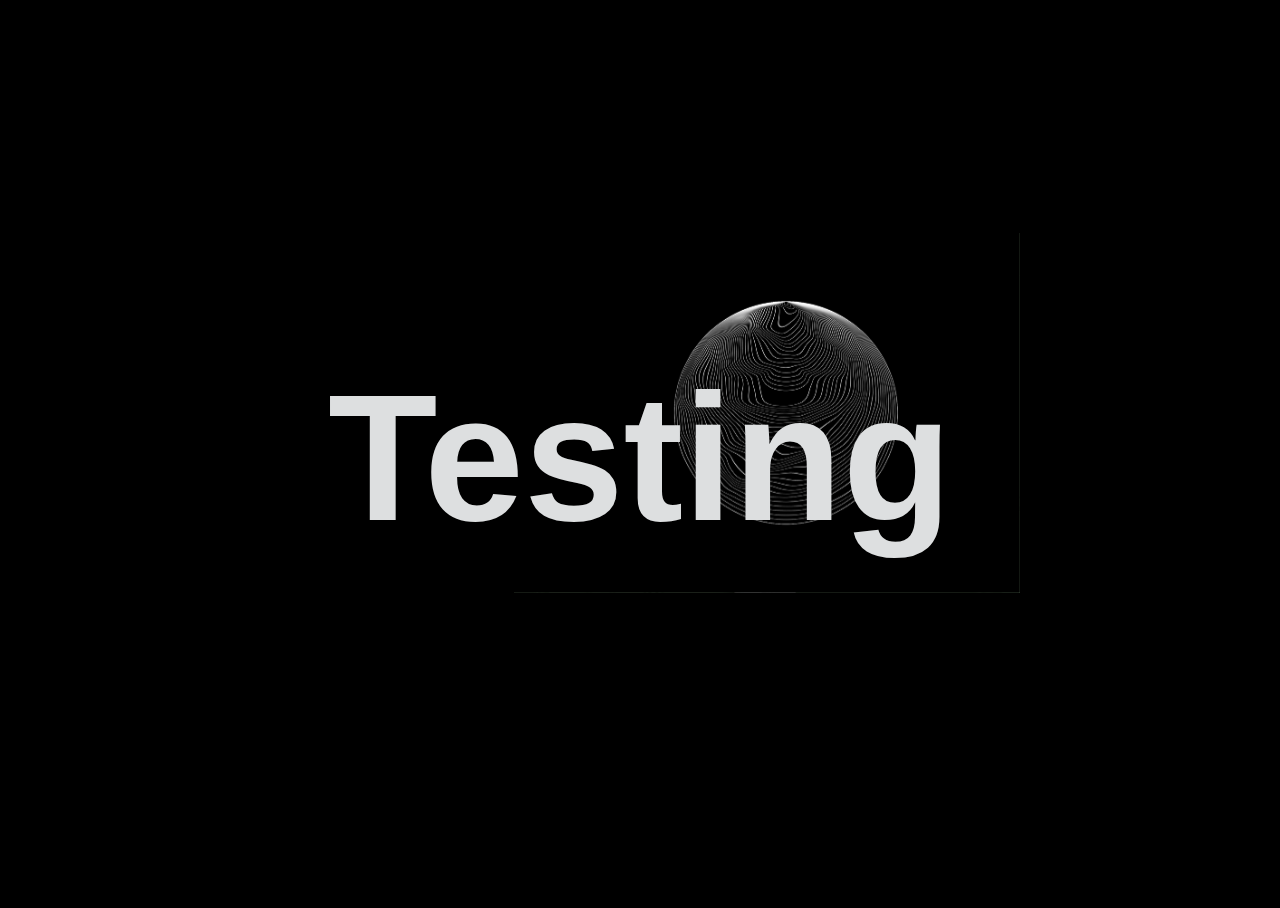
<file: crowe-mouse-test/index.html>
<!DOCTYPE html>
<html lang="en" class="no-js">
	<head>
		<meta charset="UTF-8" />
		<meta name="viewport" content="width=device-width, initial-scale=1">
		<title></title>
		<link rel="stylesheet" type="text/css" href="css/base.css" />
		<script>document.documentElement.className="js";var supportsCssVars=function(){var e,t=document.createElement("style");return t.innerHTML="root: { --tmp-var: bold; }",document.head.appendChild(t),e=!!(window.CSS&&window.CSS.supports&&window.CSS.supports("font-weight","var(--tmp-var)")),t.parentNode.removeChild(t),e};supportsCssVars()||alert("Please view this demo in a modern browser that supports CSS Variables.");</script></head>
	<body class="demo-6 loading">
		<main>
			<div class="content">
				<div class="content__img content__img--full" style="background-image:url(img/full2.jpg);"></div>
				<div class="content__img content__img--full" style="background-image:url(img/full3.jpg);"></div>
				<div class="content__img content__img--full" style="background-image:url(img/full4.jpg);"></div>
				<div class="content__img content__img--full" style="background-image:url(img/full5.jpg);"></div>
				<div class="content__img content__img--full" style="background-image:url(img/full6.jpg);"></div>
				<div class="content__img content__img--full" style="background-image:url(img/full7.jpg);"></div>
				<div class="content__img content__img--full" style="background-image:url(img/full8.jpg);"></div>
				<div class="content__img content__img--full" style="background-image:url(img/full9.jpg);"></div>
				<h3 class="content__title">Testing</h3>
			</div><!--/content-->
		</main>
		<script src="js/imagesloaded.pkgd.min.js"></script>
		<script src="js/TweenMax.min.js"></script>
		<script src="js/demo6.js"></script></body>
</html>
</file>
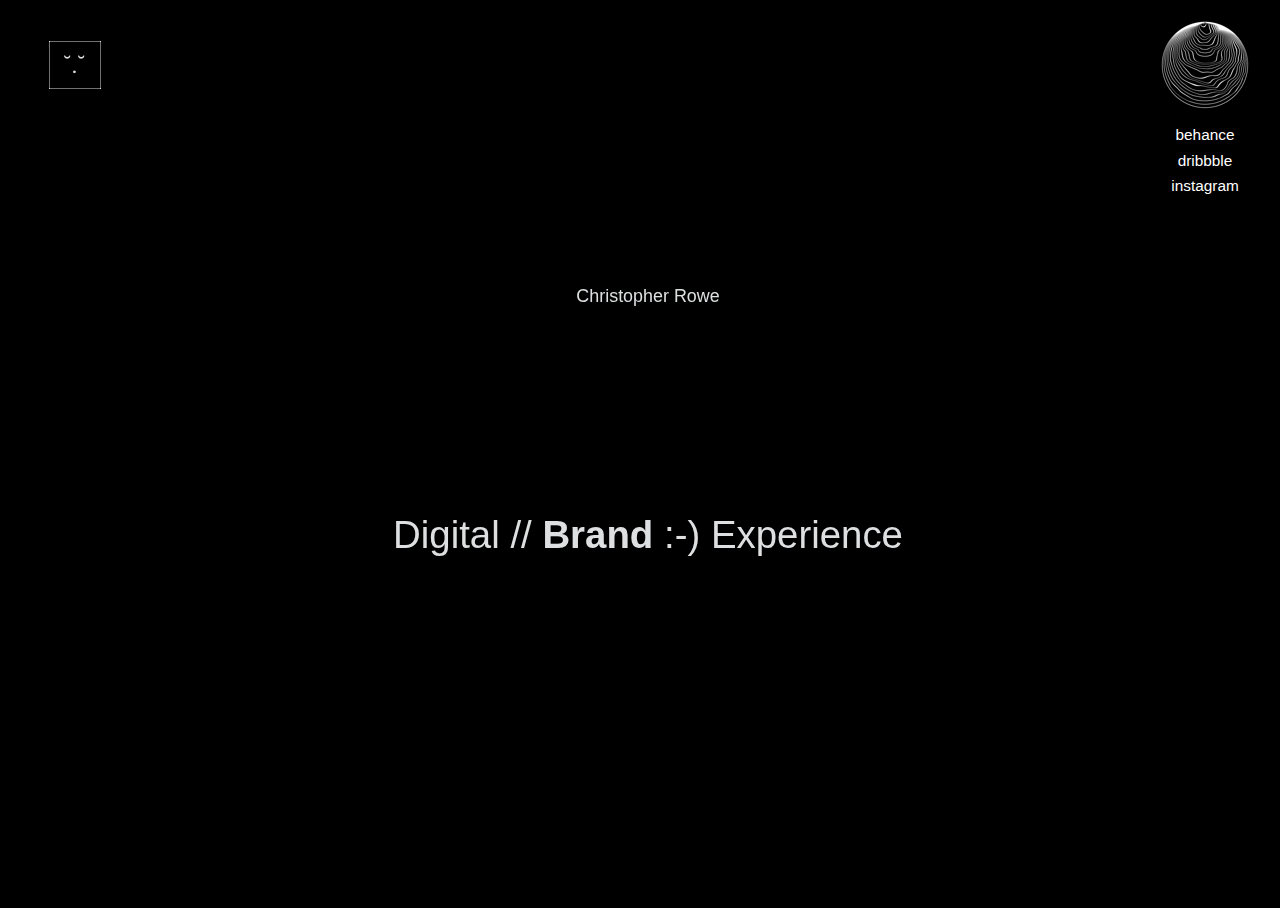
<file: CRowe-WebTest/index.html>
<!DOCTYPE html>
<html lang="en" class="no-js">
	<head>
		<meta charset="UTF-8" />
		<meta name="viewport" content="width=device-width, initial-scale=1">
		<title></title>
		<meta name="description" content="" />
		<meta name="keywords" content="" />
		<link rel="shortcut icon" href="">
		<link rel="stylesheet" type="text/css" href="css/base.css" />
		<script>document.documentElement.className="js";var supportsCssVars=function(){var e,t=document.createElement("style");return t.innerHTML="root: { --tmp-var: bold; }",document.head.appendChild(t),e=!!(window.CSS&&window.CSS.supports&&window.CSS.supports("font-weight","var(--tmp-var)")),t.parentNode.removeChild(t),e};supportsCssVars()||alert("Please view this demo in a modern browser that supports CSS Variables.");</script></head>
	<body class="demo-1 loading">
		<main>
            <div class="left"><img src="img/face.png"></div>
            <div class="right">
                <img src="img/Circle-Wave.png">
                <div>
                    <h3 class="links"><a href="https://www.behance.net/theycallmecrowe">behance</a></h3>
                    <h3 class="links">dribbble</h3>
                    <h3 class="links">instagram</h3>
                </div>
            </div>
			<div class="content">
				<img class="content__img" src="img/1.jpg" alt="Some image" />
				<img class="content__img" src="img/2.jpg" alt="Some image" />
				<img class="content__img" src="img/3.jpg" alt="Some image" />
				<img class="content__img" src="img/4.jpg" alt="Some image" />
				<img class="content__img" src="img/5.jpg" alt="Some image" />
				<img class="content__img" src="img/6.jpg" alt="Some image" />
				<img class="content__img" src="img/7.jpg" alt="Some image" />
				<img class="content__img" src="img/8.jpg" alt="Some image" />
				<img class="content__img" src="img/9.jpg" alt="Some image" />
				<img class="content__img" src="img/10.jpg" alt="Some image" />
				<img class="content__img" src="img/11.jpg" alt="Some image" />
				<img class="content__img" src="img/12.jpg" alt="Some image" />
				<img class="content__img" src="img/13.jpg" alt="Some image" />
				<img class="content__img" src="img/14.jpg" alt="Some image" />
				<img class="content__img" src="img/15.jpg" alt="Some image" />
                    <div class="middle">
                        <h3 class="content__title__small">Christopher Rowe</h3>
				        <h1 class="content__title">i'm c.rowe</h1>
                        <h2 class="content__title__medium">Digital // <strong>Brand</strong> :-) Experience</h2>
                    </div>
			</div><!--/content-->
		</main>
		<script src="js/imagesloaded.pkgd.min.js"></script>
		<script src="js/TweenMax.min.js"></script>
		<script src="js/demo.js"></script></body>
</html>
</file>
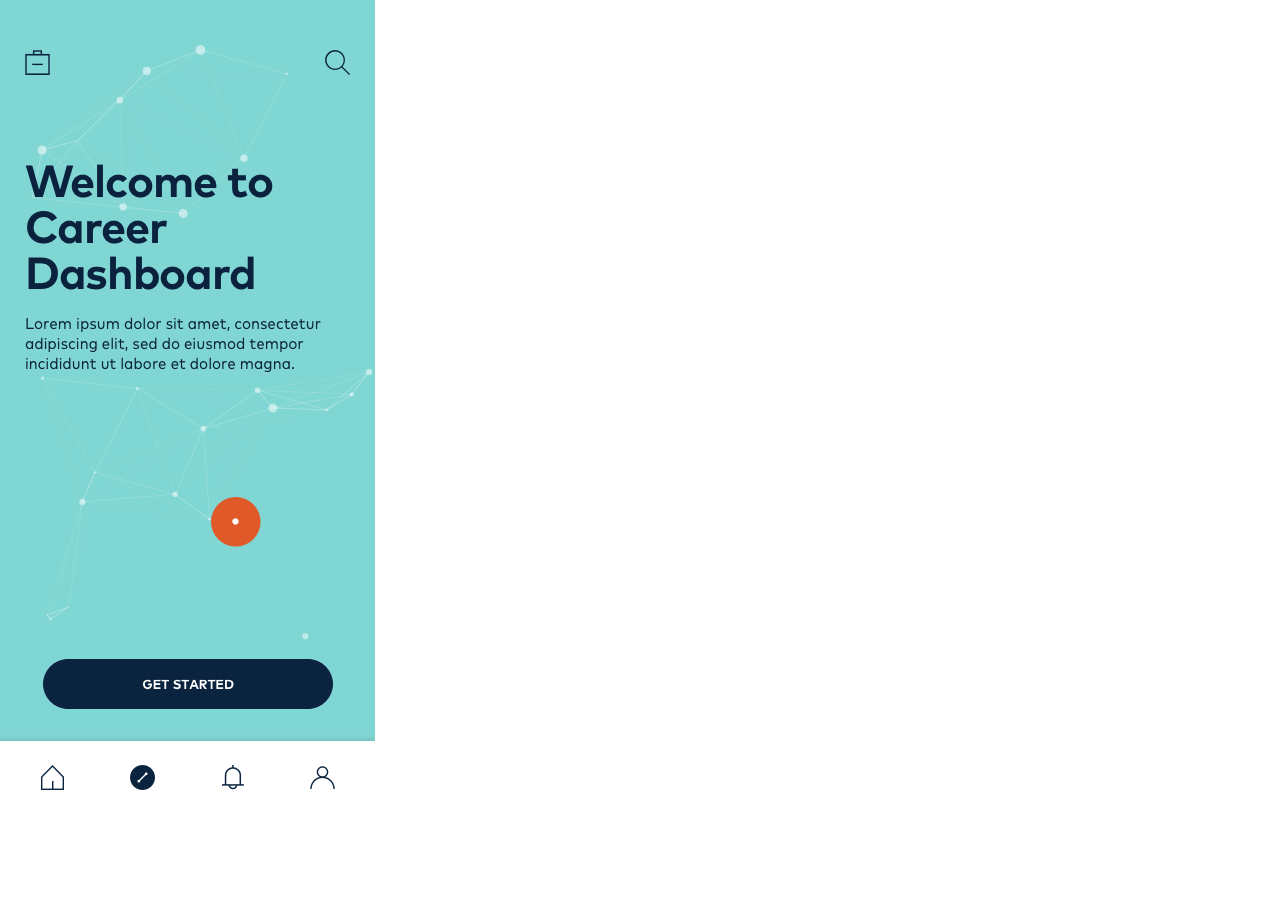
<file: CODE/particles-HCA/demo/index.html>
<!DOCTYPE html>
<html lang="en">
<head>
  <meta charset="utf-8">
  <title>particles.js</title>
  <meta name="description" content="particles.js is a lightweight JavaScript library for creating particles.">
  <meta name="author" content="Vincent Garreau" />
  <meta name="viewport" content="width=device-width, initial-scale=1.0, minimum-scale=1.0, maximum-scale=1.0, user-scalable=no">
  <link rel="stylesheet" media="screen" href="css/style.css">
</head>
<body>

<!-- count particles -->
<div class="content">
    <img src="images/Group.png">
</div>    
<div class="count-particles">
  <span class="js-count-particles">--</span>
</div>

<!-- particles.js container -->
<div id="particles-js"></div>

<!-- scripts -->
<script src="../particles.js"></script>
<script src="js/app.js"></script>

<!-- stats.js -->
<script>
  var count_particles, stats, update;
  stats = new Stats;
  stats.setMode(0);
  stats.domElement.style.position = 'absolute';
  stats.domElement.style.left = '0px';
  stats.domElement.style.top = '0px';
  document.body.appendChild(stats.domElement);
  count_particles = document.querySelector('.js-count-particles');
  update = function() {
    stats.begin();
    stats.end();
    if (window.pJSDom[0].pJS.particles && window.pJSDom[0].pJS.particles.array) {
      count_particles.innerText = window.pJSDom[0].pJS.particles.array.length;
    }
    requestAnimationFrame(update);
  };
  requestAnimationFrame(update);
</script>

</body>
</html>
</file>
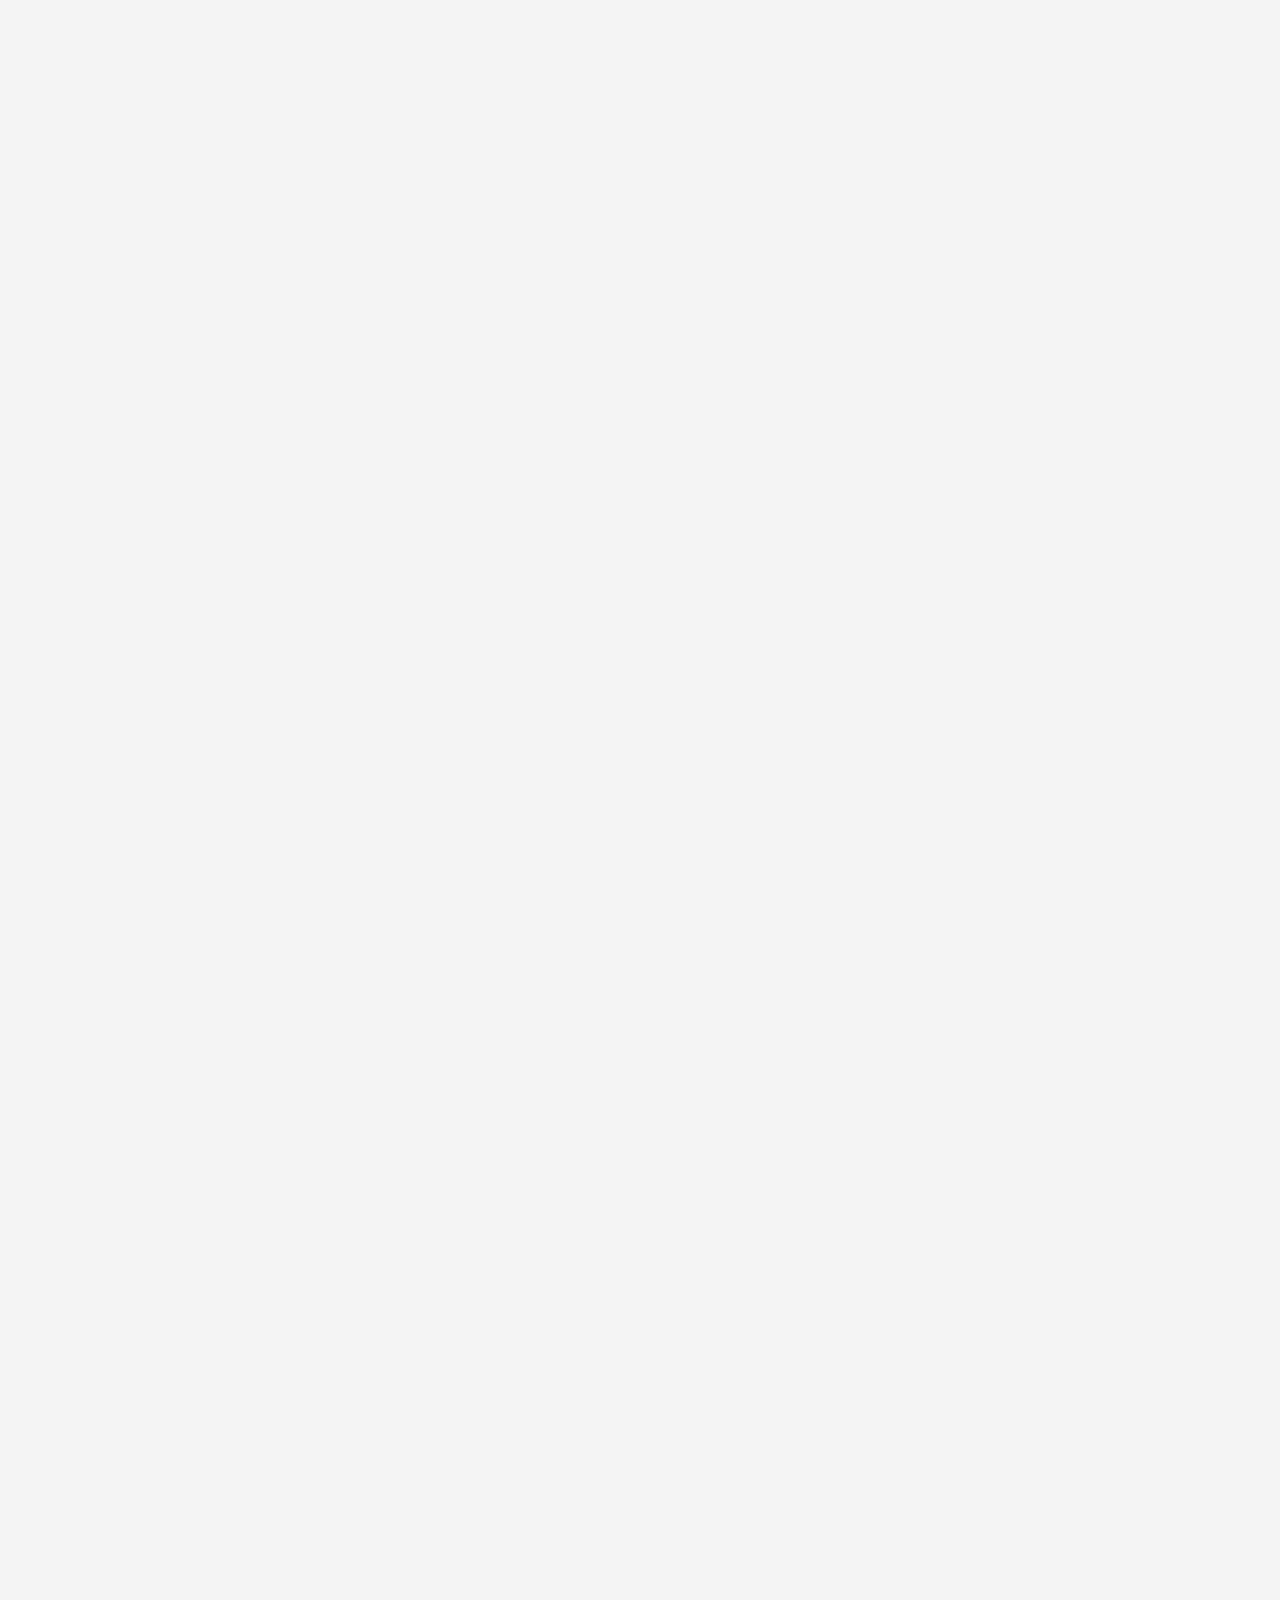
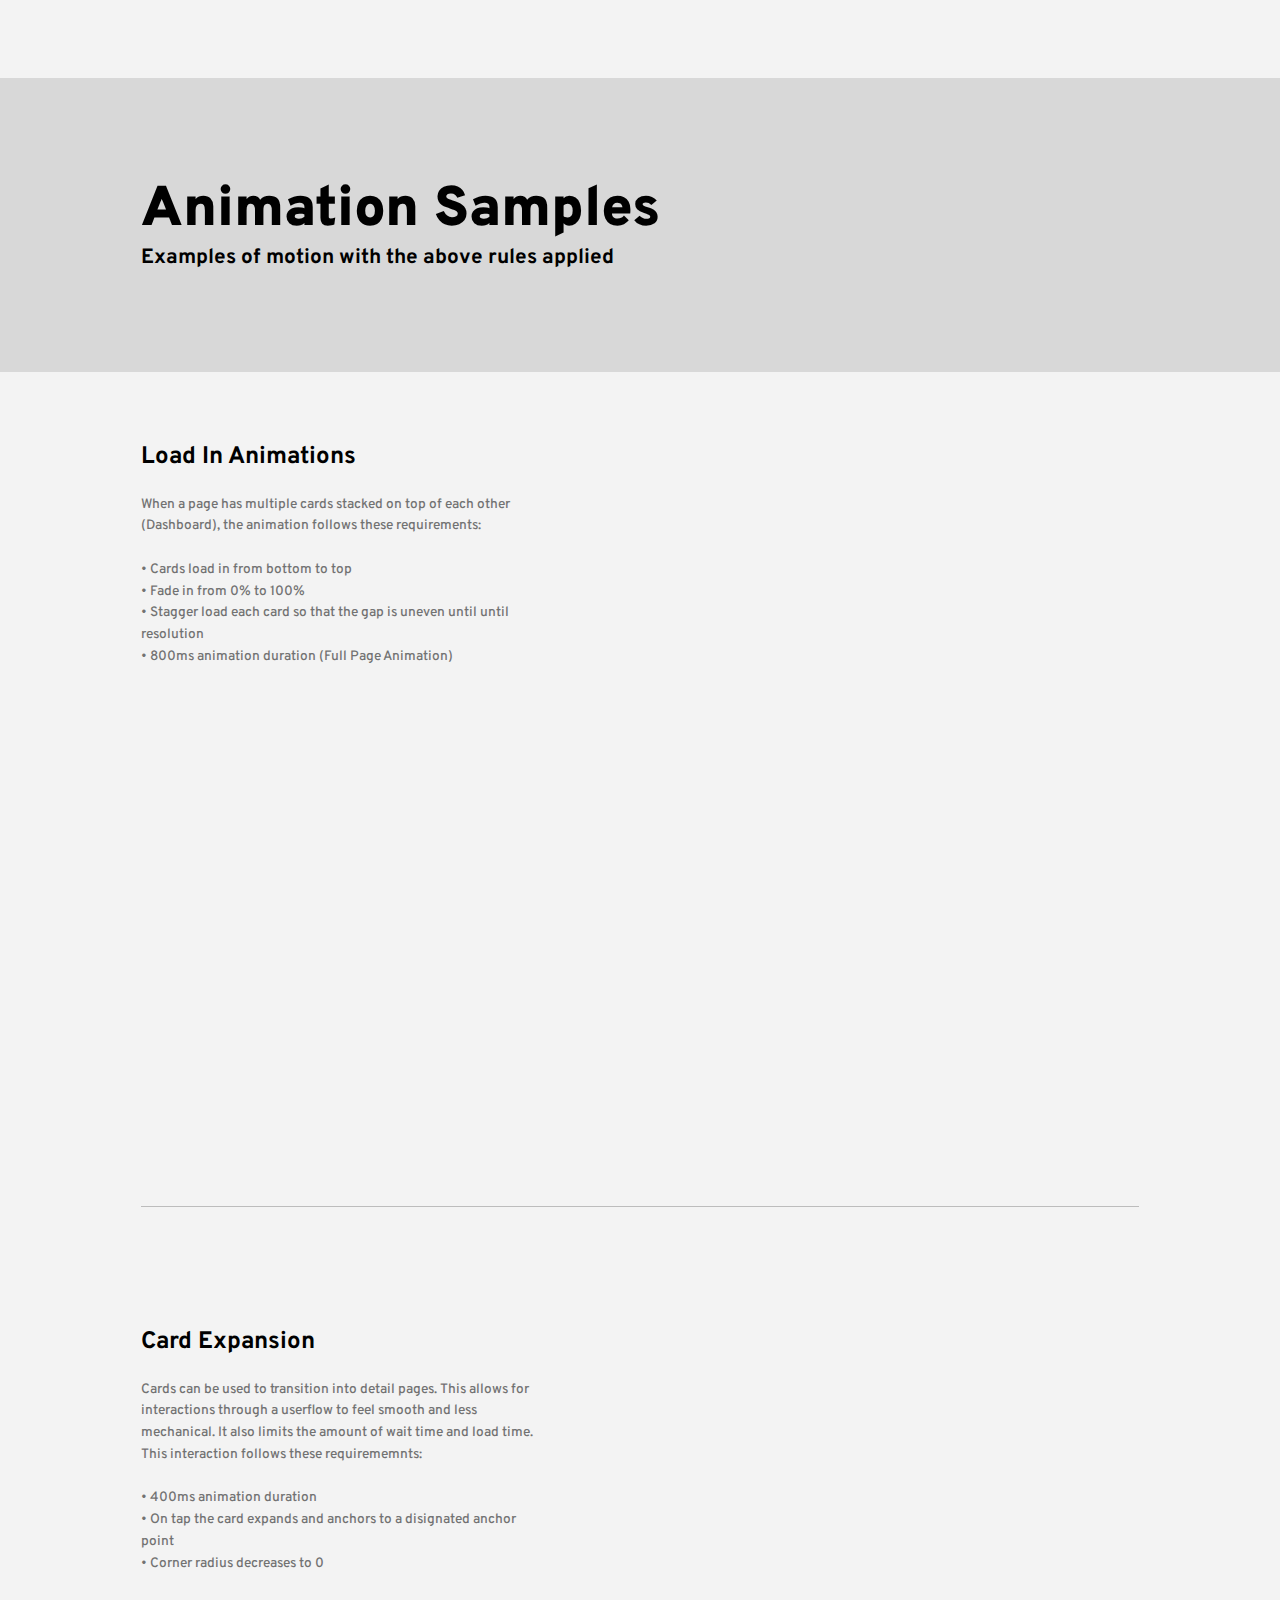
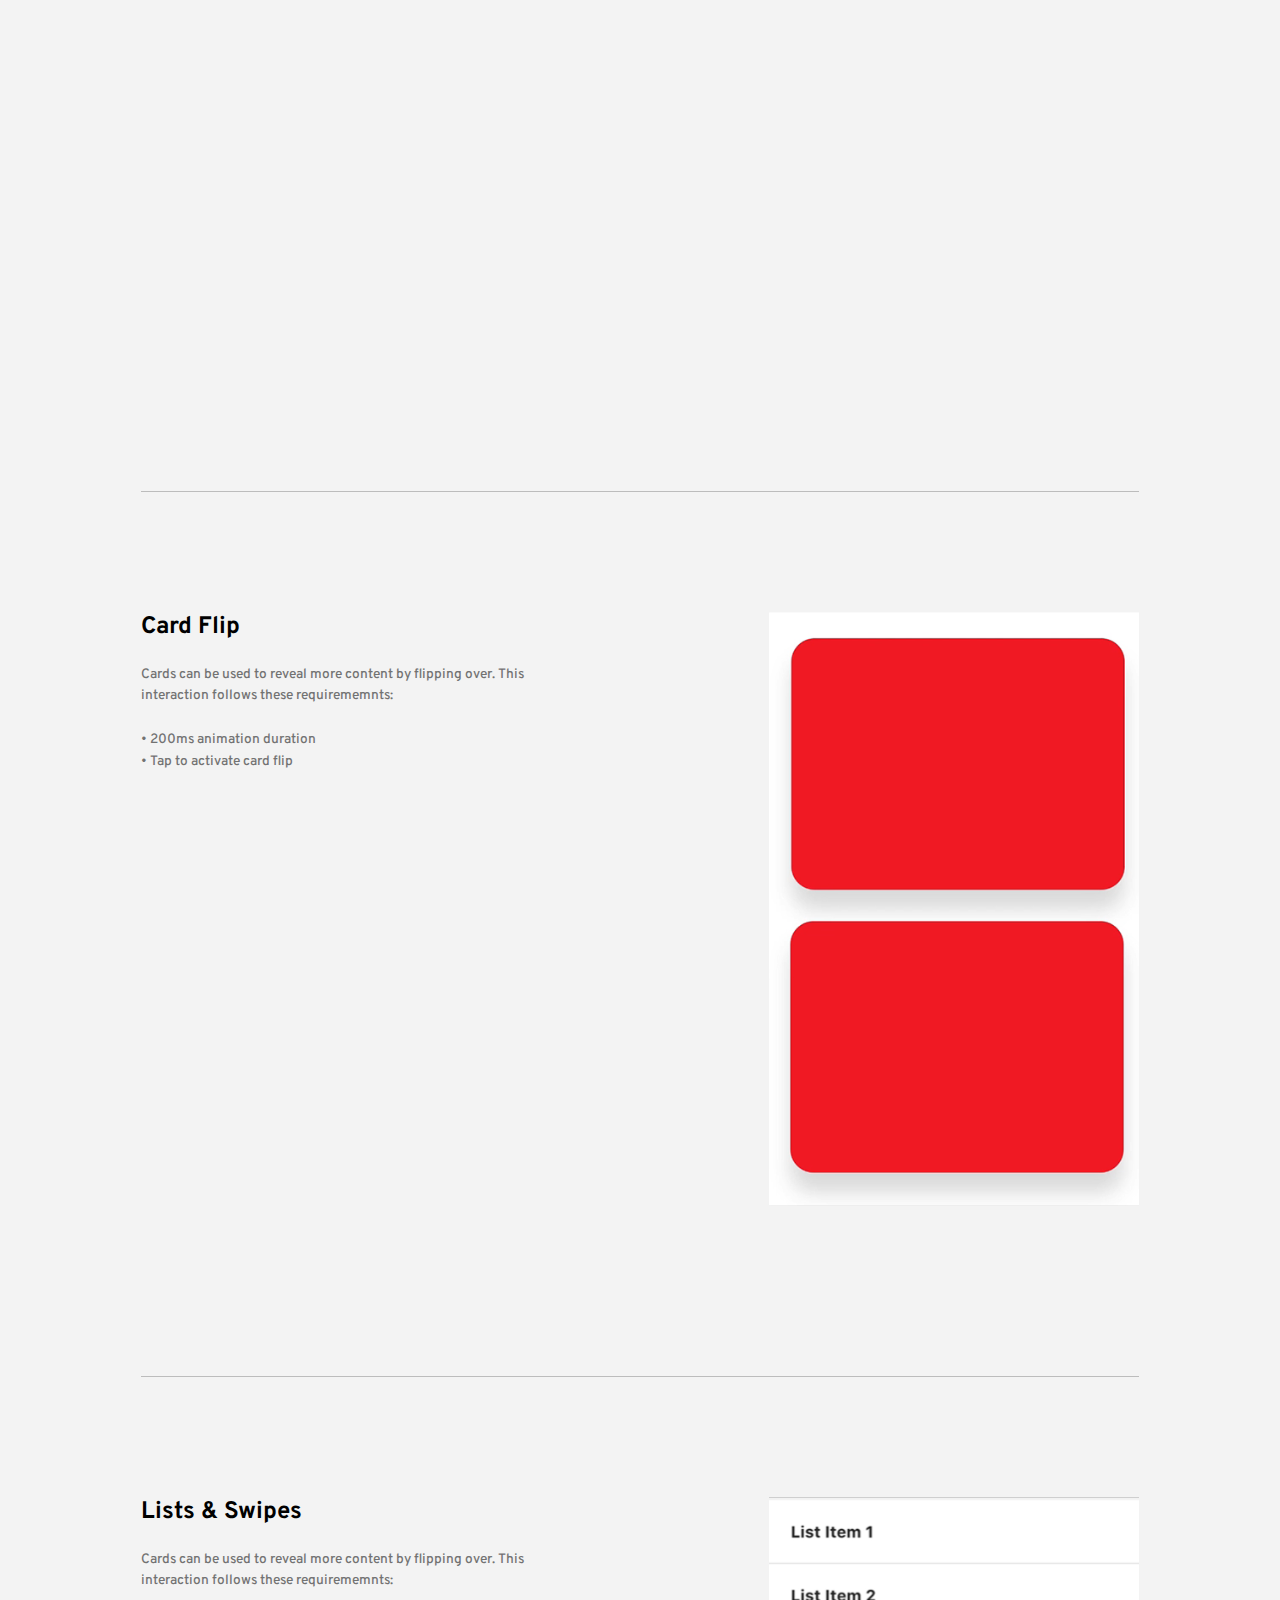
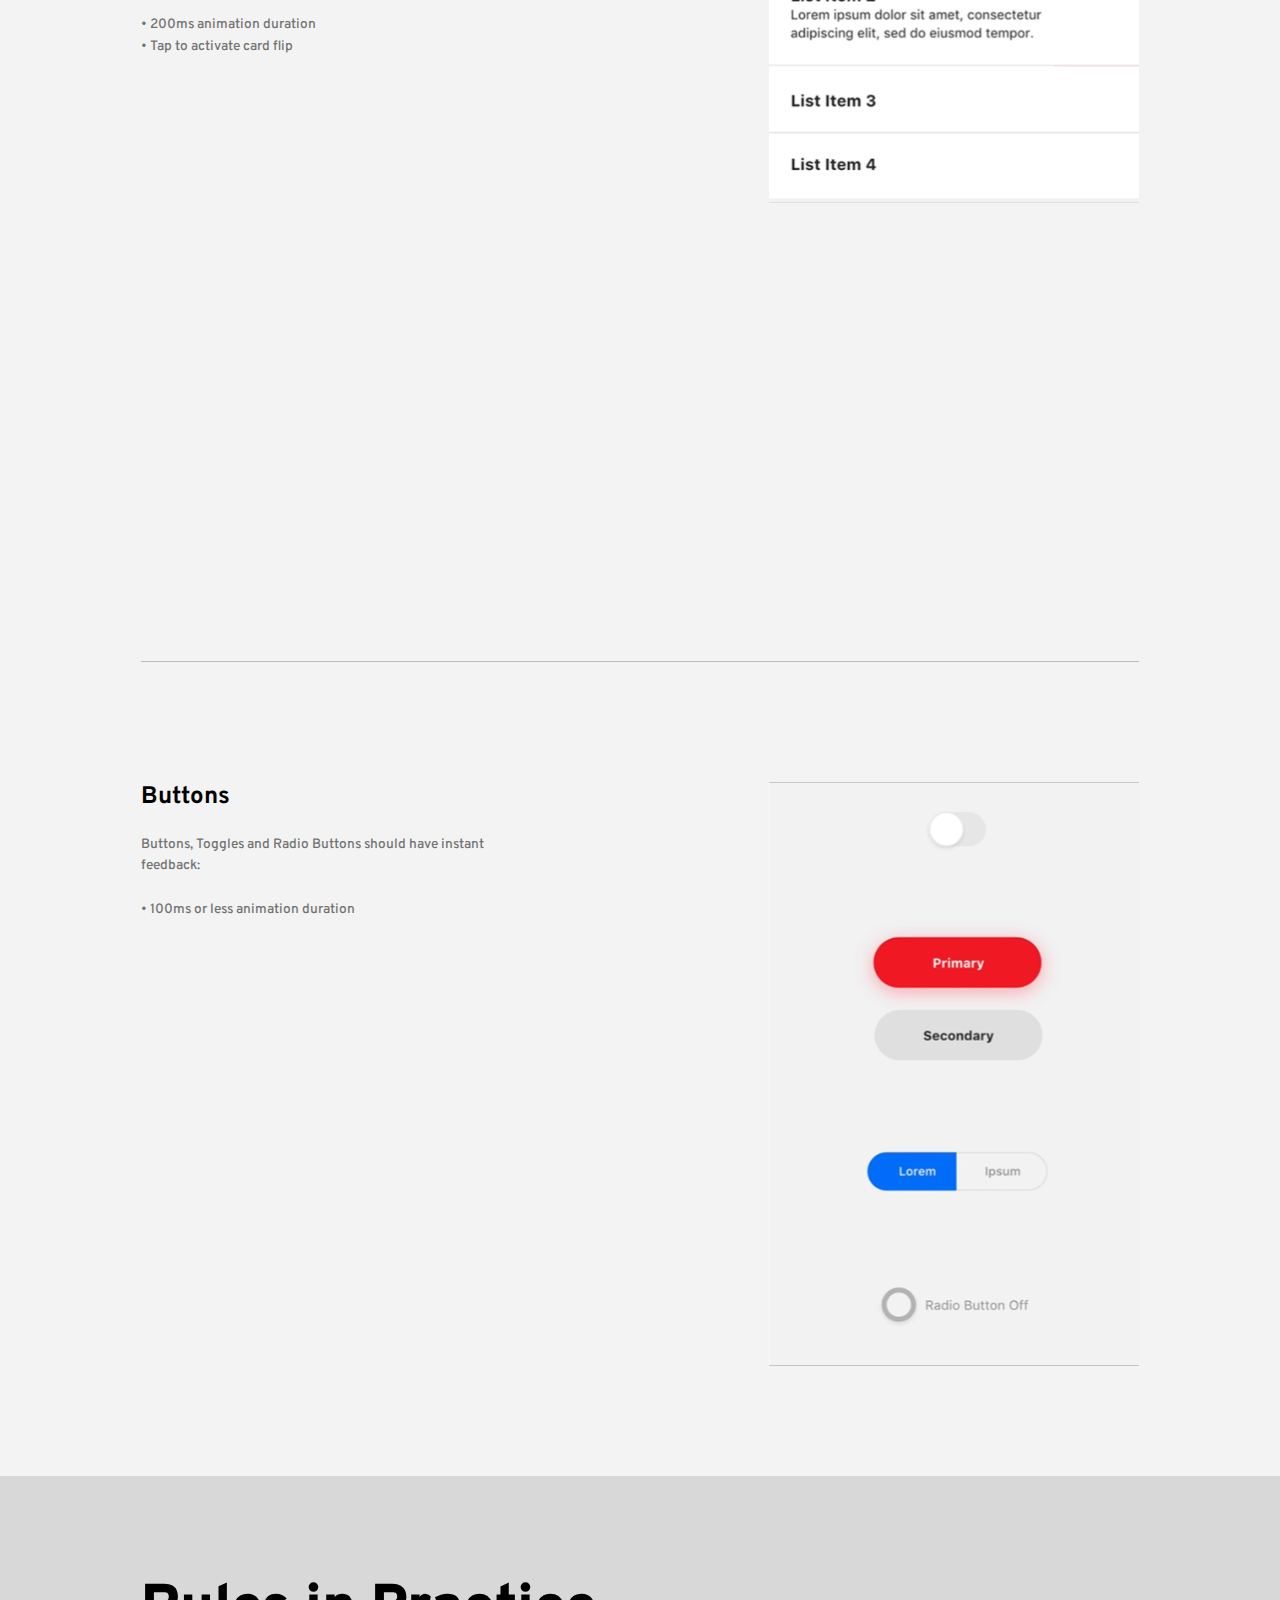
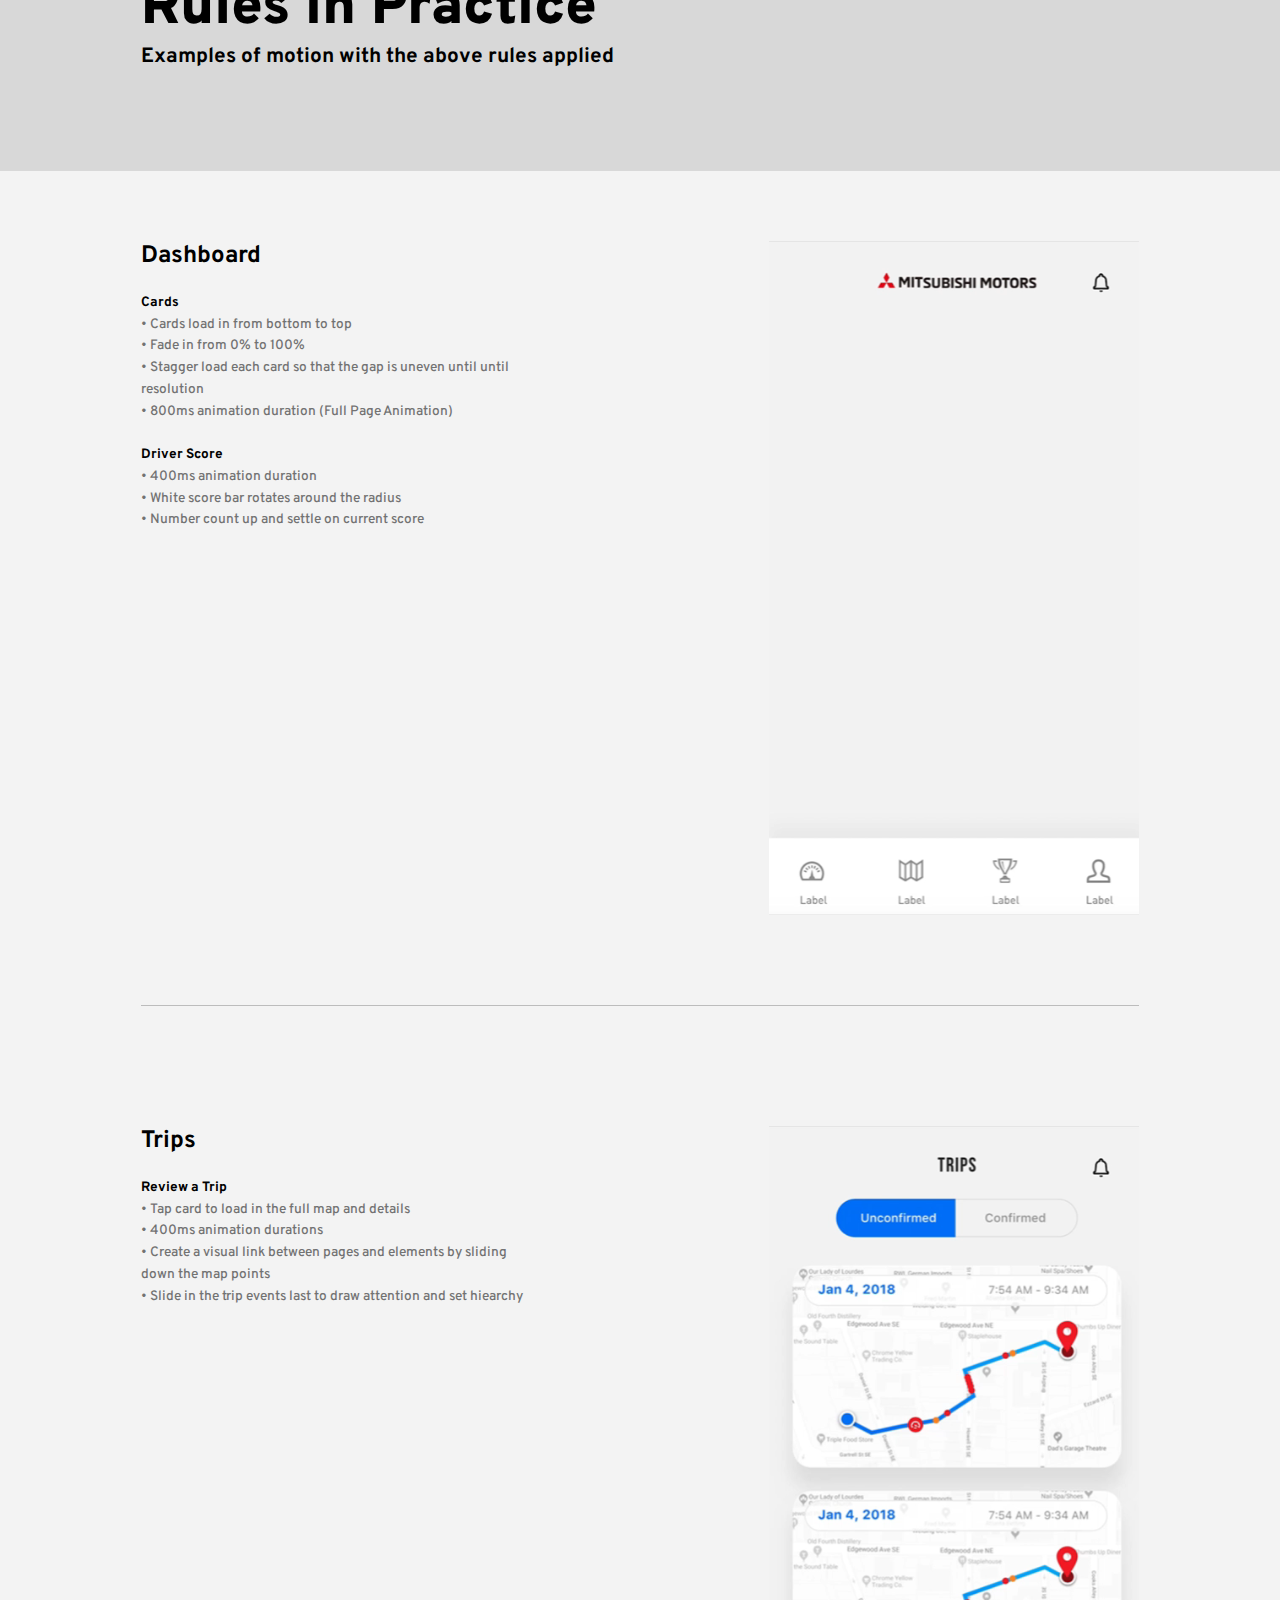
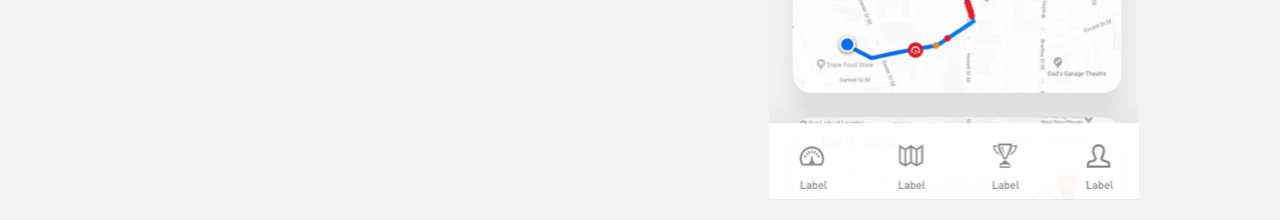
<file: lnr-motionguide.html>
<!DOCTYPE html PUBLIC "-//W3C//DTD XHTML 1.0 Transitional//EN" "http://www.w3.org/TR/xhtml1/DTD/xhtml1-transitional.dtd">
<html xmlns="http://www.w3.org/1999/xhtml">
<head>
<meta http-equiv="Content-Type" content="text/html; charset=UTF-8" />
<title>Microinteractions & Motion Guidelines</title>

<!-- <meta name="description" content="XXXXXXXXXXXXXXXX"> -->
<meta name="viewport" content="width=device-width, initial-scale=1.0">

<link href="https://fonts.googleapis.com/css?family=Work+Sans:100,200,300,400,500,600,700,800,900" rel="stylesheet">
<link href="https://fonts.googleapis.com/css?family=Lato:100,300,400,700,900" rel="stylesheet">
<link href="https://fonts.googleapis.com/css?family=Overpass:100,200,300,400,600,700,800,900" rel="stylesheet">
<link href="style.css" rel="stylesheet" type="text/css" />

</head>

<body>
    <!-----
    <div class="nav">
        <div class="content">
        <a href="">Why? • Speeds, Distances, & Curves • Stacked Cards • Card Expansion • Card Flip • Buttons</a>
        </div>
    </div>
    ---->
    <div class="header fadeload">
        <div class="content">
            <font color="#fff">
            <h1>Microinteractions & Motion</h1>
            <h2>Guidelines and Rules for Lexis Nexis</h2>
            </font>    
        </div>
    </div>
    <div class="content fadeload two">
            <div class="seventy">
                <h3>Why do they matter?</h3>
                <p>Microinteractions & motion show how an app is organized and what it can do. They provide hints to what user interactions will happen, and responsiveness to user input and interactions. They help guide users between screens and through user flows, and adds character and polish.</p>
            </div>
        <div class="seventy">
                <font color="#000000">
                    <p><strong>All microinteractions & motion should have the following characteristics:</strong></font><br /><br />
                • Action and reaction that directly relates the user flow and interaction<br />
                • An interaction shouldn't keep the user waiting longer than necessary<br />
                • Clear and simple transitions<br />
                • 1 or 2 animations happening at once<br />
                • A consistent speed and length
        </div>
        <div class="line"></div>
        <div class="forty left">
                <h3>Speeds, Distances, & Curves</h3>
                <p> Because animation happen in different areas of the interface, covering larger and smaller areas of the screen, speed and duration vary.<br /><br />
                • The majority of animation durations should be between 100ms–400ms long<br />
                • Animations spanning a larger area should be 250–400ms long<br />
                • Smaller animation should be 100-250ms long<br />
                • Animations that cover an entire screen can be up to 800ms long<br /><br />
                
                <font color="#000000"><p><strong>Easing & Natural Easing:</strong></font><br /><br />
                • Animations should use a natural easing so that the motion doesn't seem mechanical<br />
                • Use a standard "ease-in-out" curve<br />
                • CSS – cubic-bezier(0.7,0.01,0.3,1)</p>
        </div>
        <div class="fifty right">
            <div id="container">
                <video loop autoplay="autoplay">
                <source id="mp4" src="vids/Speeds-Crop-Test.mp4" type="video/mp4" />
                </video>
            </div>
        </div>
    </div>
    <div class="full">
        <div class="content">
            <h1>Animation Samples</h1>
            <h2>Examples of motion with the above rules applied</h2>
        </div>
    </div>
    <div class="content">
        <div class="forty left">
                <h3>Load In Animations</h3>
                <p> When a page has multiple cards stacked on top of each other (Dashboard), the animation follows these requirements:<br /><br />
                • Cards load in from bottom to top<br />
                • Fade in from 0% to 100%<br />
                • Stagger load each card so that the gap is uneven until until resolution<br />
                • 800ms animation duration (Full Page Animation)<br />
                <br /><br />
        </div>
        <div class="fifty right">
            <div id="container">
                <video loop autoplay="autoplay">
                <source id="mp4" src="vids/Card-Load-In-Crop.mp4" type="video/mp4" />
                </video>
            </div>
        </div>
        <div class="line"></div>
    </div>
    <div class="content">
        <div class="forty left">
                <h3>Card Expansion</h3>
                <p>Cards can be used to transition into detail pages. This allows for interactions through a userflow to feel smooth and less mechanical. It also limits the amount of wait time and load time. This interaction follows these requirememnts:<br /><br />
                • 400ms animation duration<br />
                • On tap the card expands and anchors to a disignated anchor point<br />
                • Corner radius decreases to 0<br /><br />
        </div>
        <div class="fifty right">
            <div id="container">
                <video loop autoplay="autoplay">
                <source id="mp4" src="vids/Expanding-Card-Crop2.mp4" type="video/mp4" />
                </video>
            </div>
        </div>
        <div class="line"></div>
    </div>
    <div class="content">
        <div class="forty left">
                <h3>Card Flip</h3>
                <p>Cards can be used to reveal more content by flipping over. This interaction follows these requirememnts:<br /><br />
                • 200ms animation duration<br />
                • Tap to activate card flip<br />
                <br /><br />
        </div>
        <div class="fifty right">
            <div id="container">
                <video loop autoplay="autoplay">
                <source id="mp4" src="vids/Card-Flip-Crop2.mp4" type="video/mp4" />
                </video>
            </div>
        </div>
        <div class="line"></div>
    </div>
    <div class="content">
        <div class="forty left">
                <h3>Lists & Swipes</h3>
                <p>Cards can be used to reveal more content by flipping over. This interaction follows these requirememnts:<br /><br />
                • 200ms animation duration<br />
                • Tap to activate card flip<br />
                <br /><br />
        </div>
        <div class="fifty right">
            <div id="container">
                <video loop autoplay="autoplay">
                <source id="mp4" src="vids/List-Interaction-Crop.mp4" type="video/mp4" />
                </video>
            </div>
        </div>
        <div class="line"></div>
    </div>
    <div class="content">
        <div class="forty left">
                <h3>Buttons</h3>
                <p>Buttons, Toggles and Radio Buttons should have instant feedback:<br /><br />
                • 100ms or less animation duration<br />
                <br /><br />
        </div>
        <div class="fifty right">
            <div id="container">
                <video loop autoplay="autoplay">
                <source id="mp4" src="vids/Buttons-Crop.mp4" type="video/mp4" />
                </video>
            </div>
        </div>
    </div>
    <div class="full">
        <div class="content">
            <h1>Rules in Practice</h1>
            <h2>Examples of motion with the above rules applied</h2>
        </div>
    </div>
    <div class="content">
        <div class="forty left">
                <h3>Dashboard</h3>
                <p><font color="#000000"><p><strong>Cards</strong></font><br />
                • Cards load in from bottom to top<br />
                • Fade in from 0% to 100%<br />
                • Stagger load each card so that the gap is uneven until until resolution<br />
                • 800ms animation duration (Full Page Animation)
                <br /><br />
                <font color="#000000"><p><strong>Driver Score</strong></font><br />
                • 400ms animation duration<br />
                • White score bar rotates around the radius<br />
                • Number count up and settle on current score<br /></p>
        </div>
        <div class="fifty right">
            <div id="container">
                <video loop autoplay="autoplay">
                <source id="mp4" src="vids/Dashboard-Load-In.mp4" type="video/mp4" />
                </video>
            </div>
        </div>
        <div class="line"></div>
    </div>
    <div class="content">
        <div class="forty left">
                <h3>Trips</h3>
                <p><font color="#000000"><p><strong>Review a Trip</strong></font><br />
                • Tap card to load in the full map and details<br />
                • 400ms animation durations<br />
                • Create a visual link between pages and elements by sliding down the map points<br />
                • Slide in the trip events last to draw attention and set hiearchy
                <br /><br />
        </div>
        <div class="fifty right">
            <div id="container">
                <video loop autoplay="autoplay">
                <source id="mp4" src="vids/Trip-Detail.mp4" type="video/mp4" />
                </video>
            </div>
        </div>
    </div>
</body>
</html>
</file>
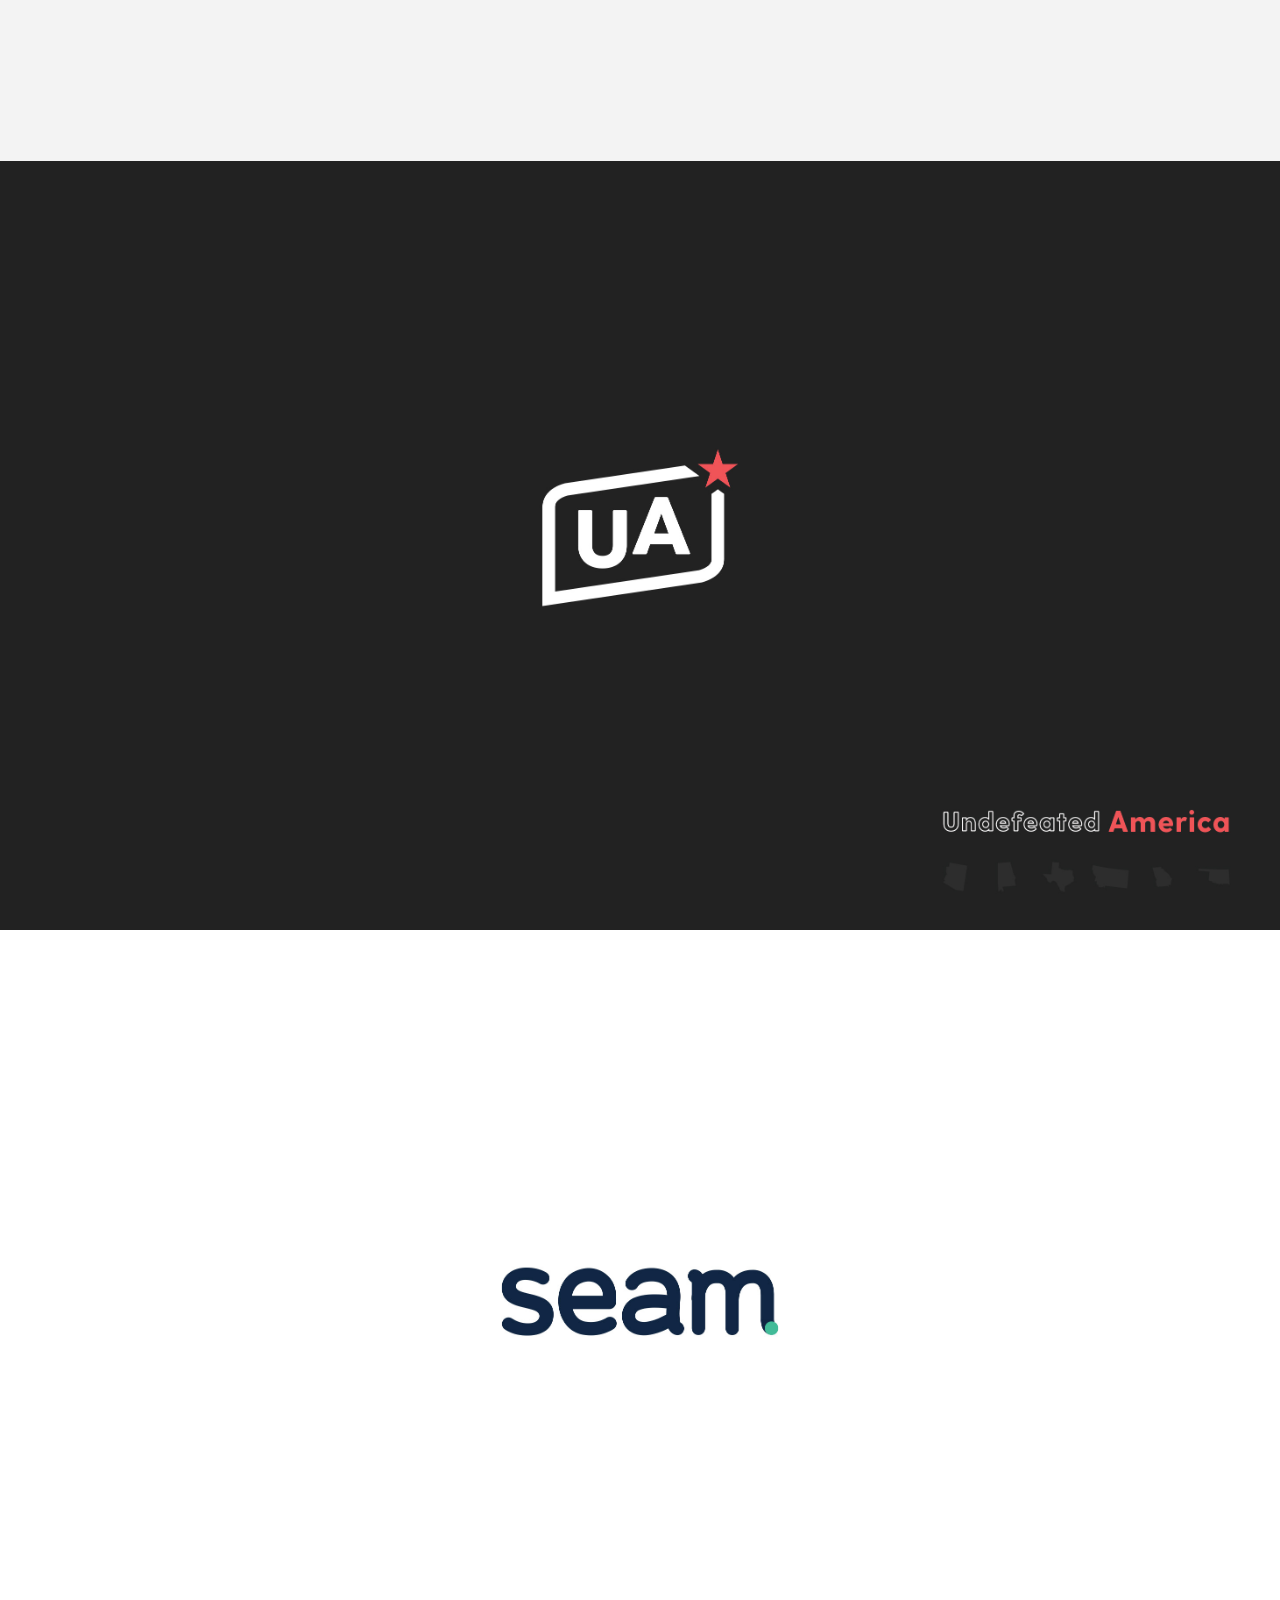
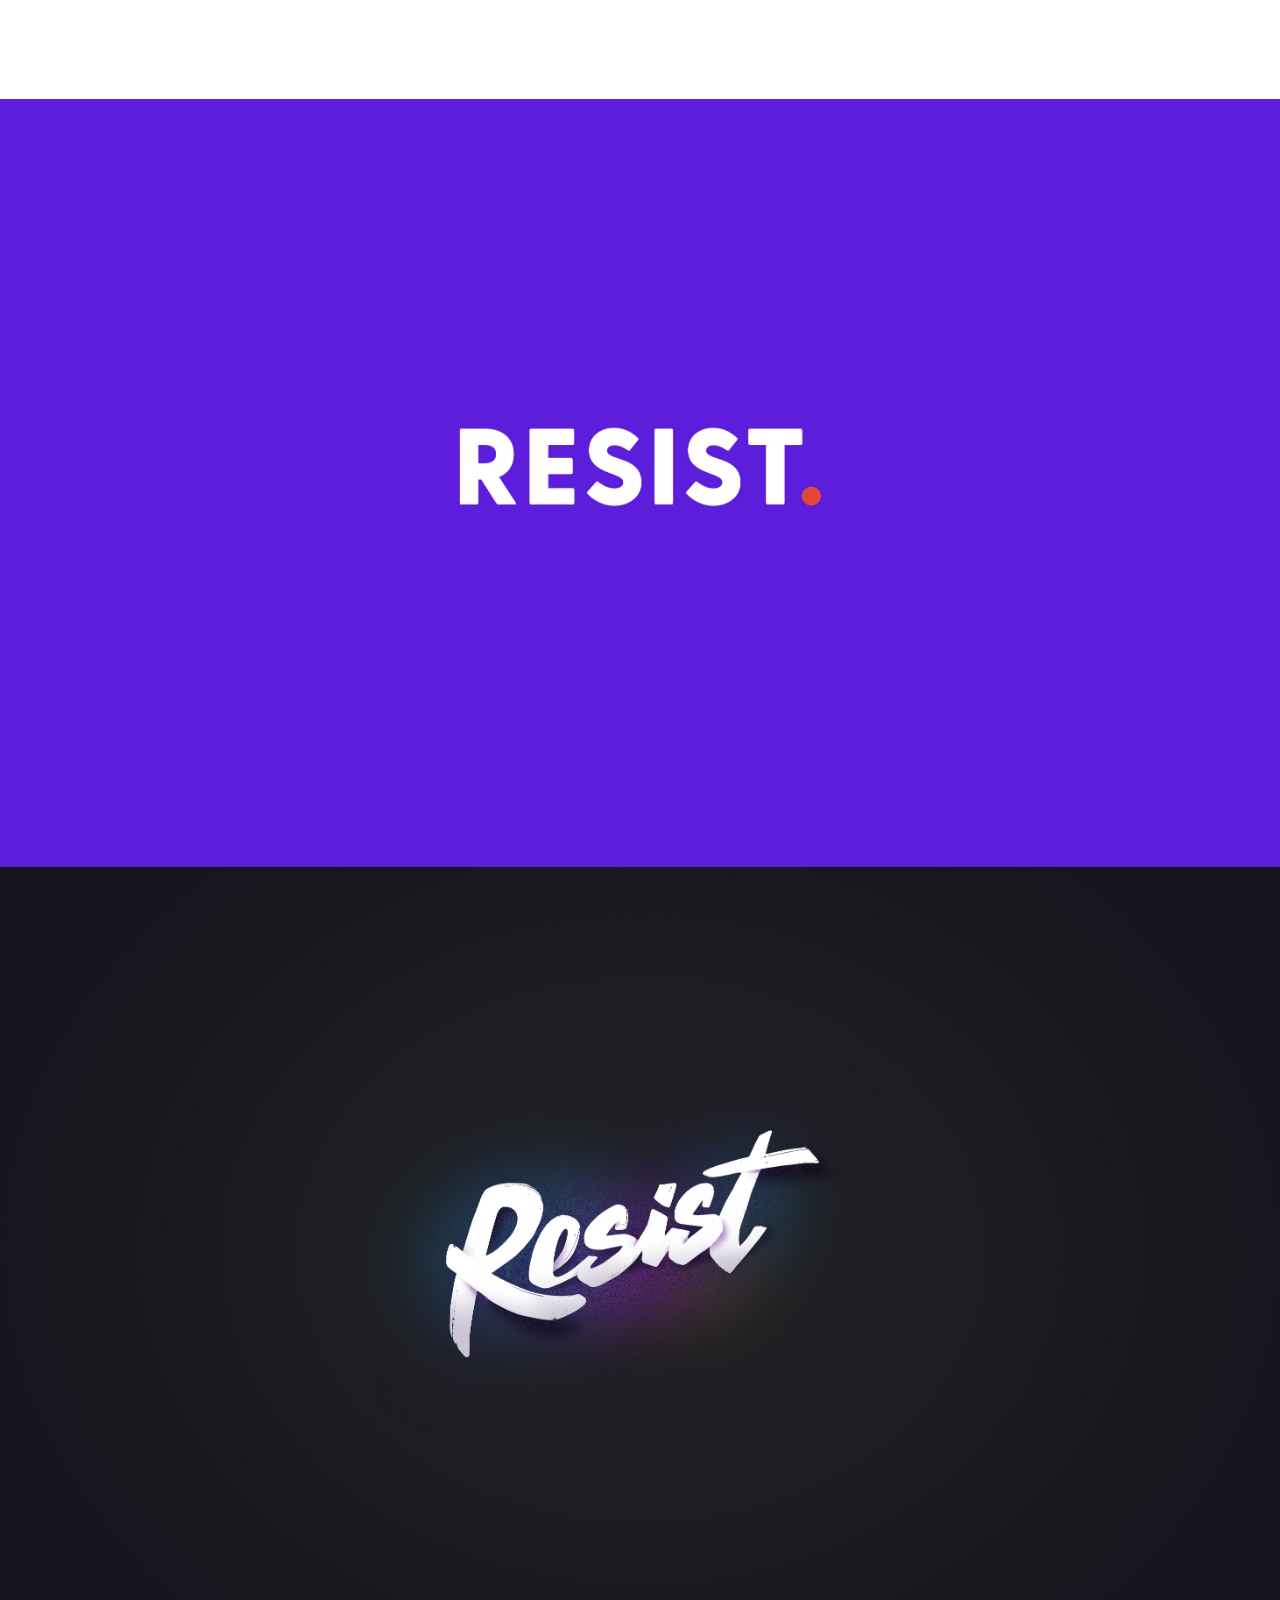
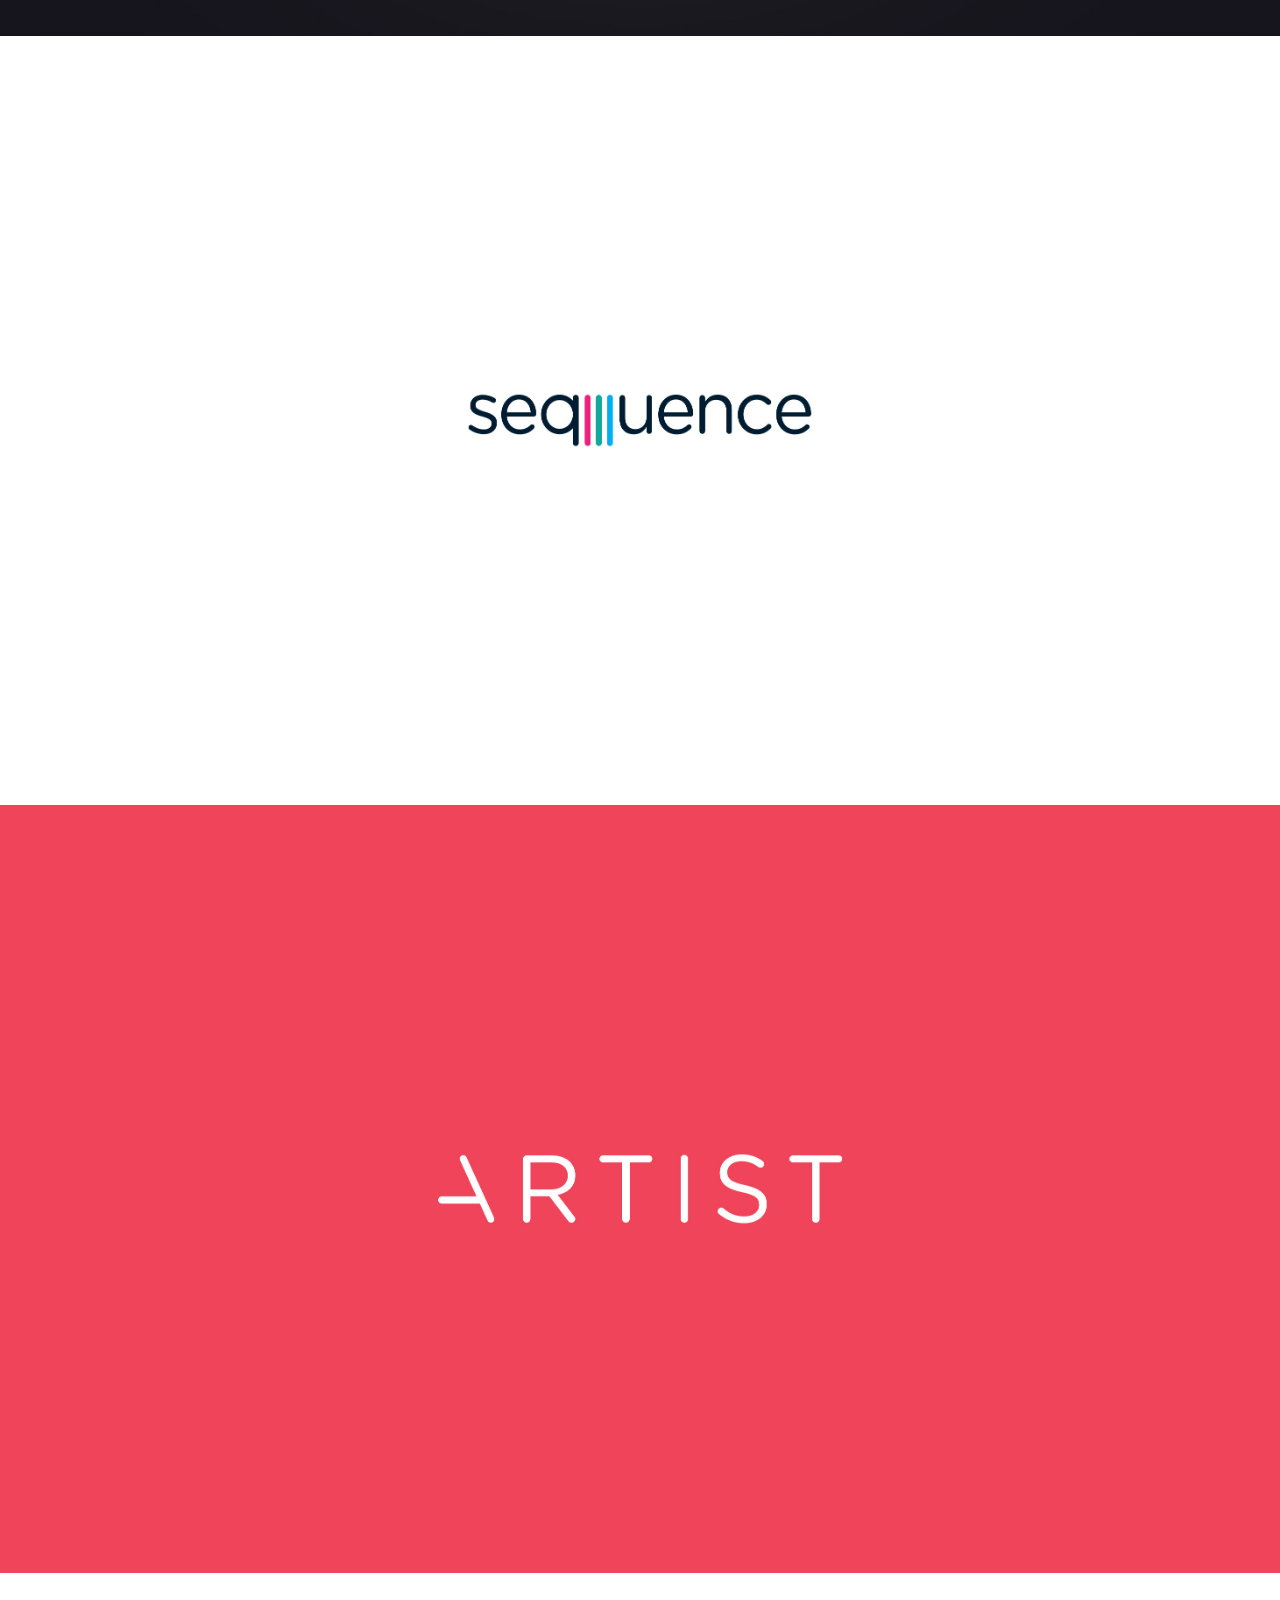
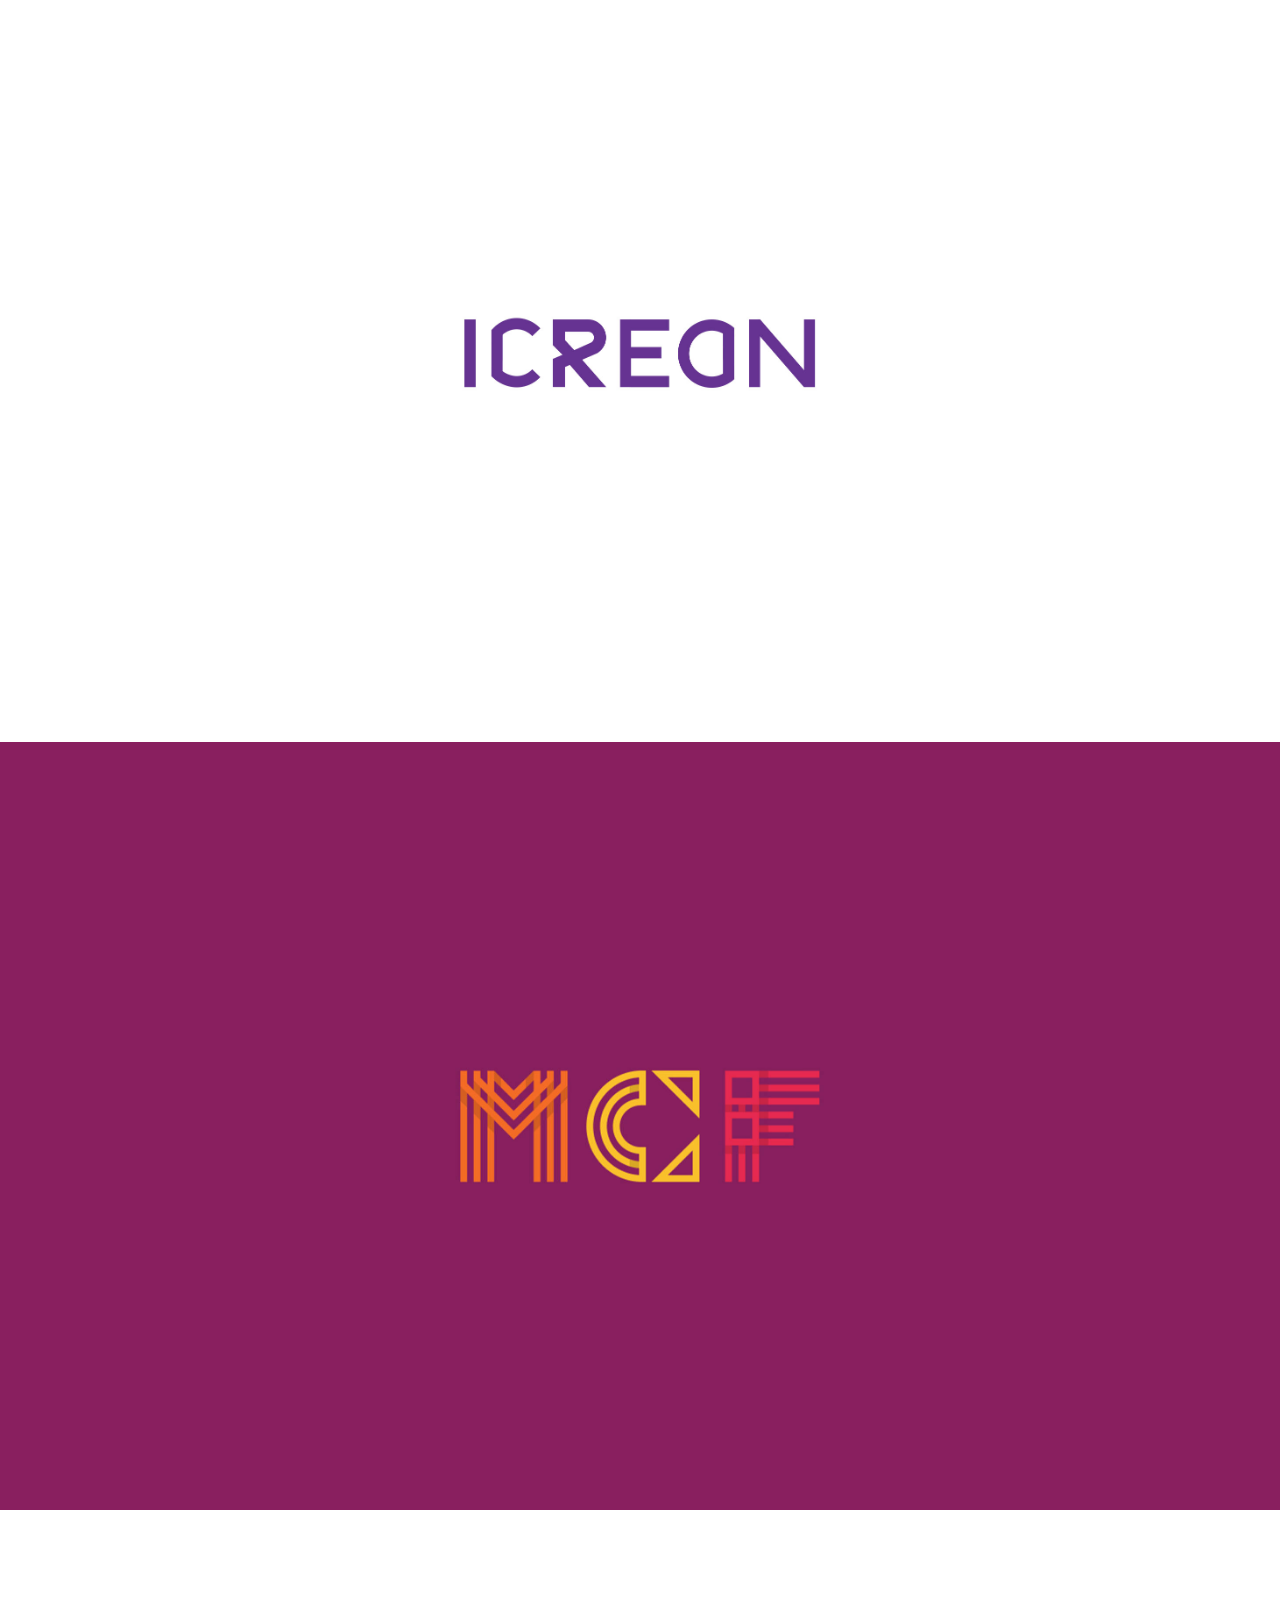
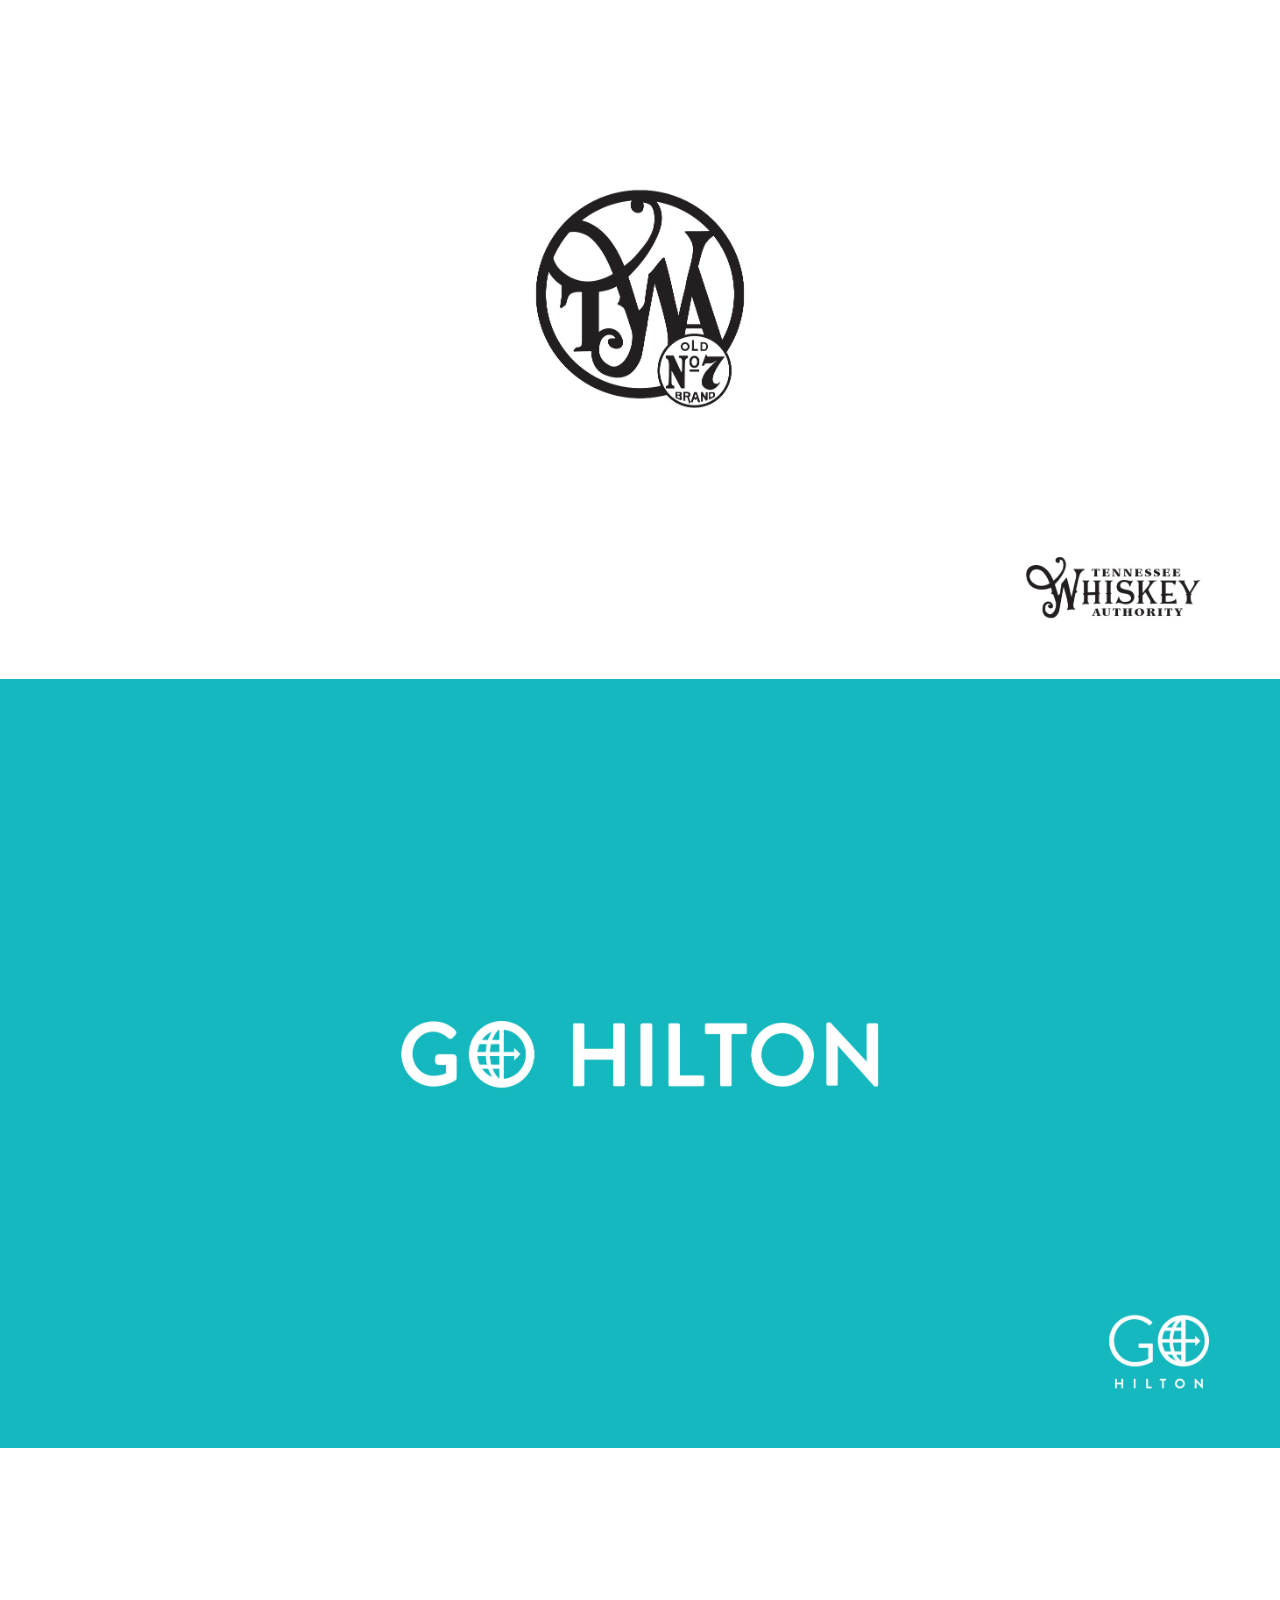
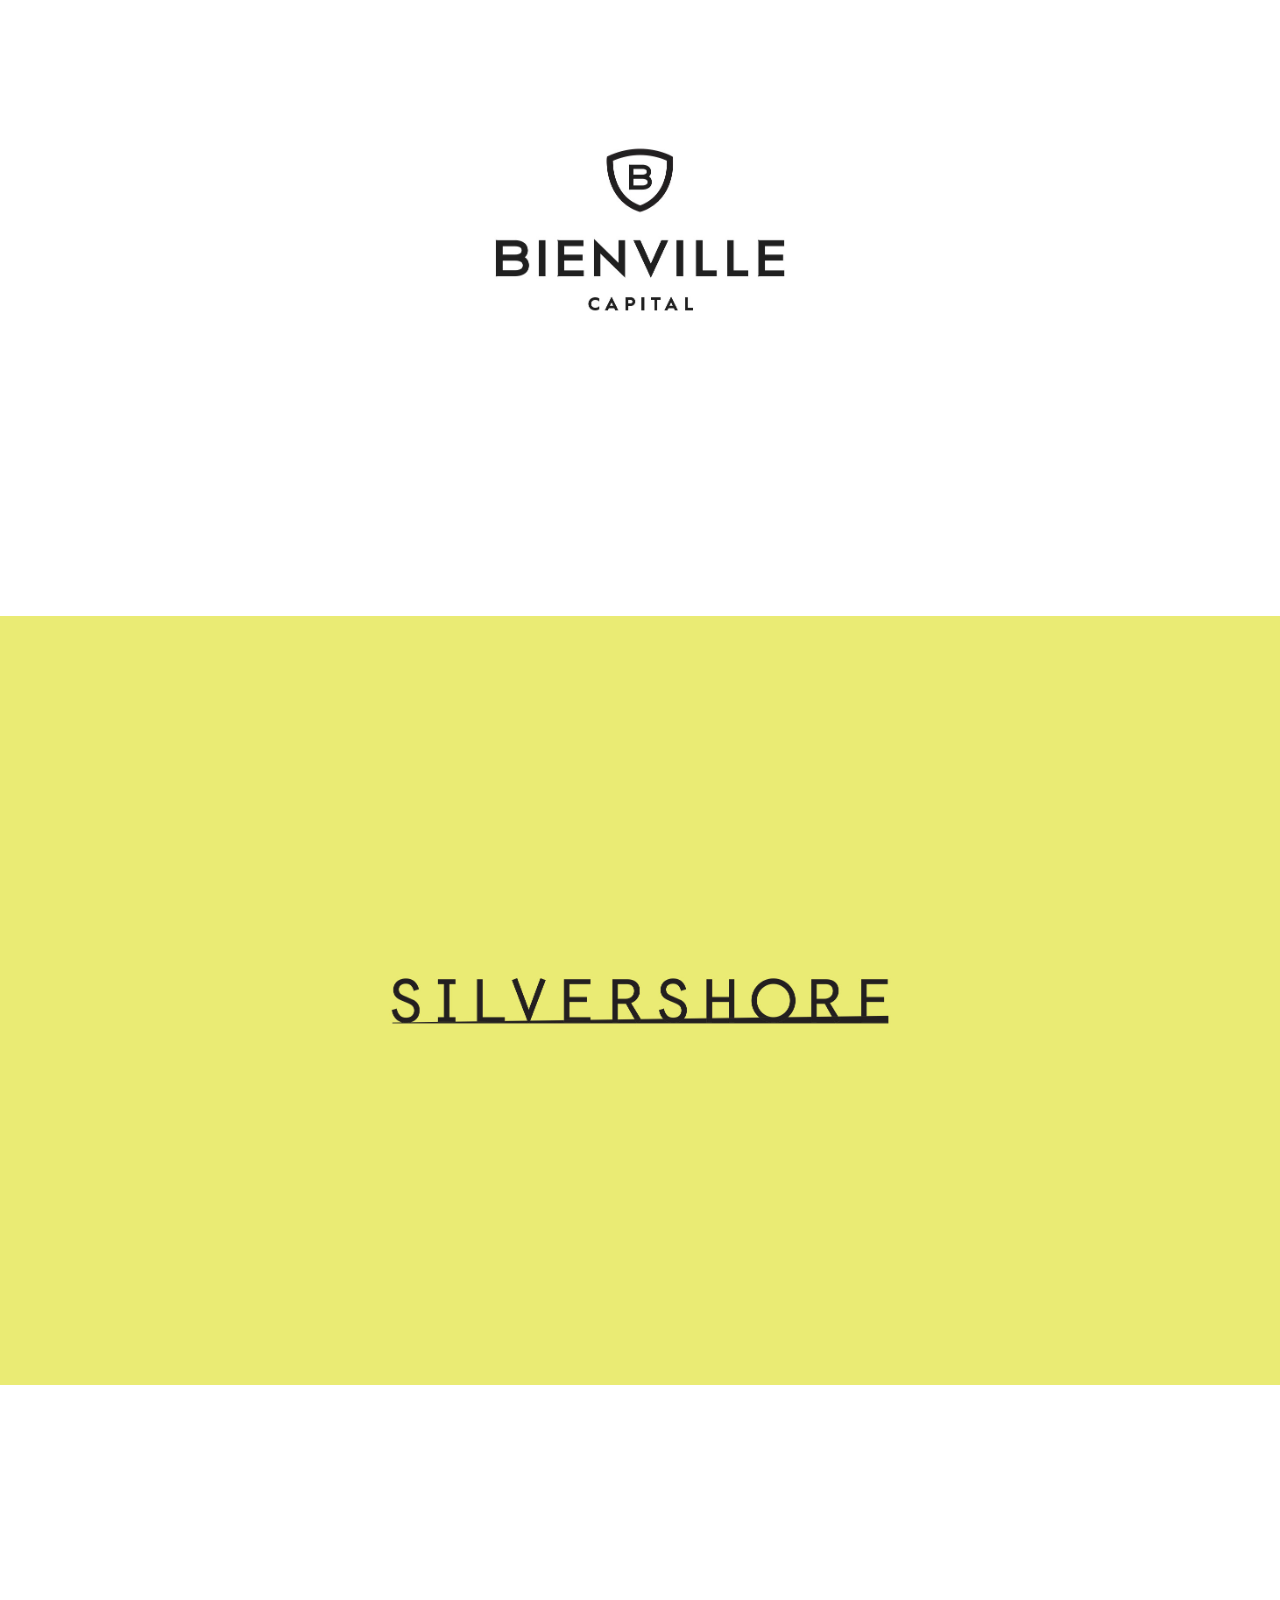
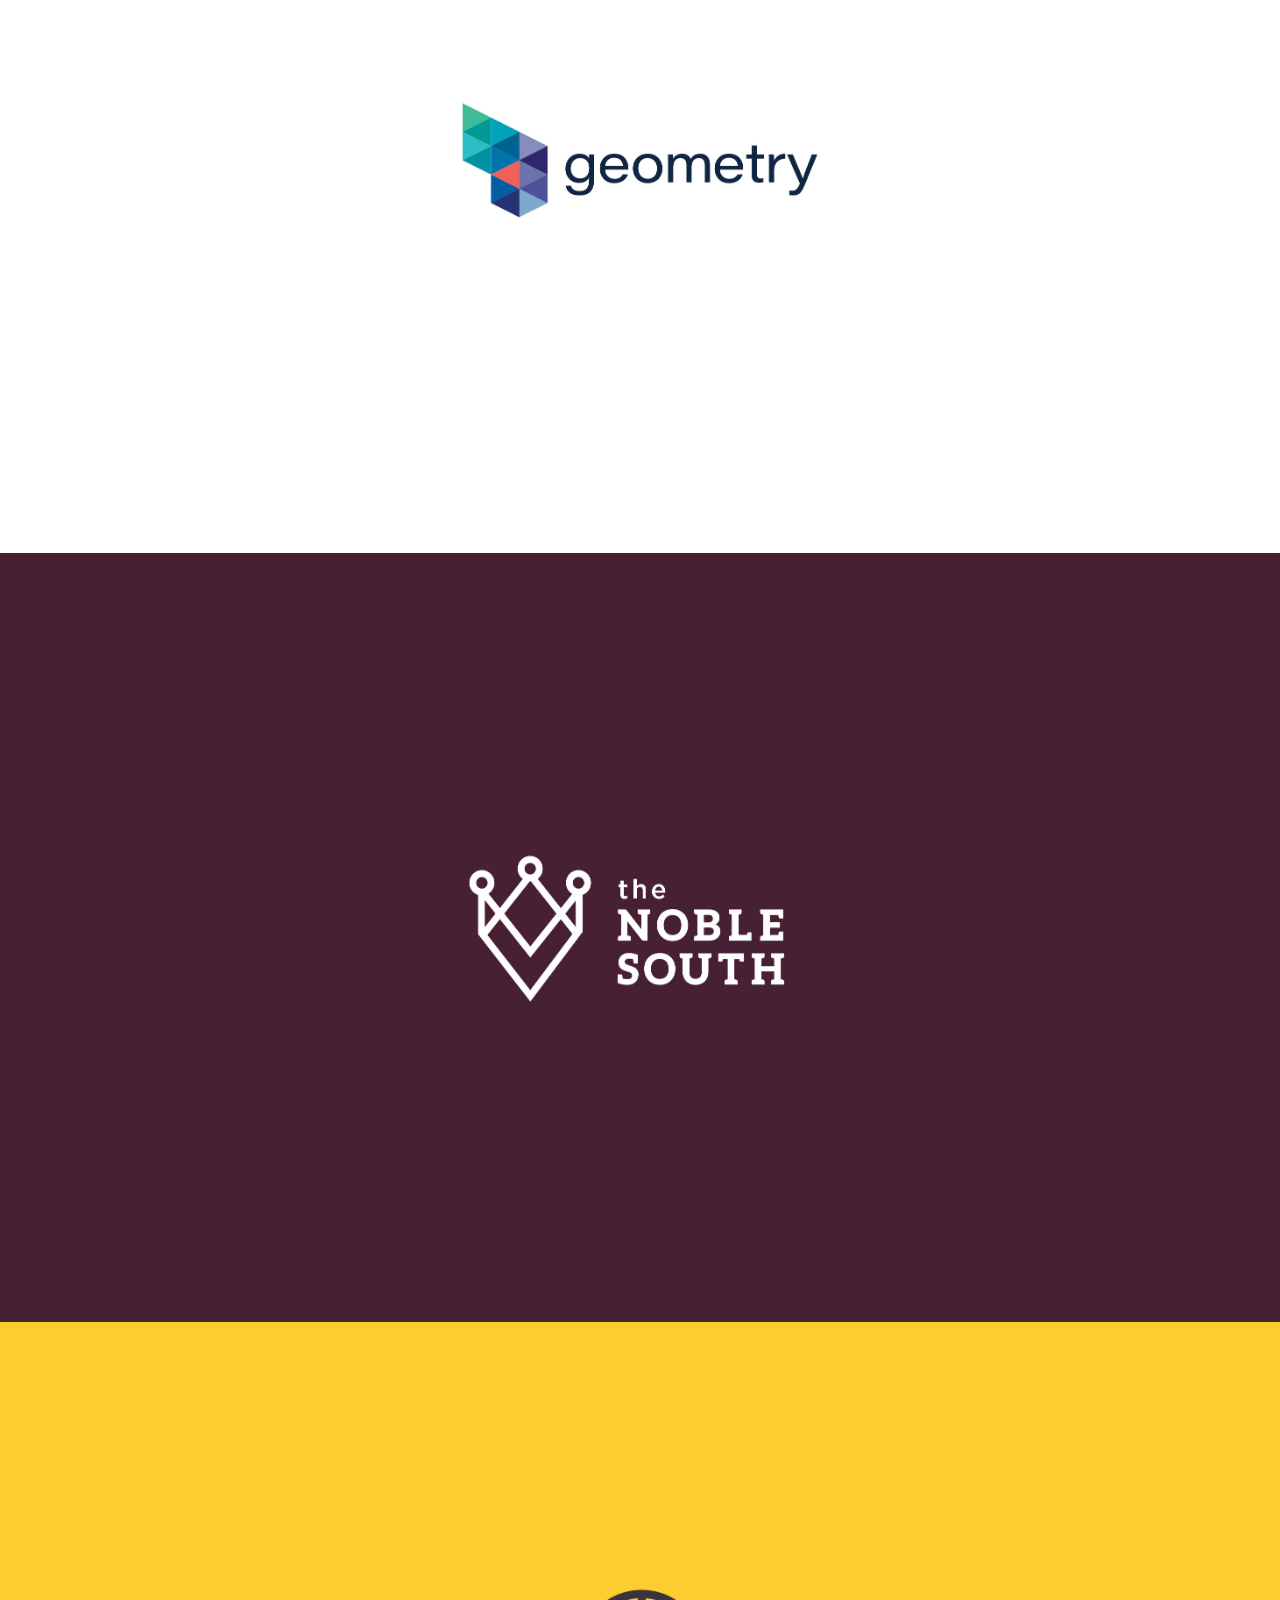
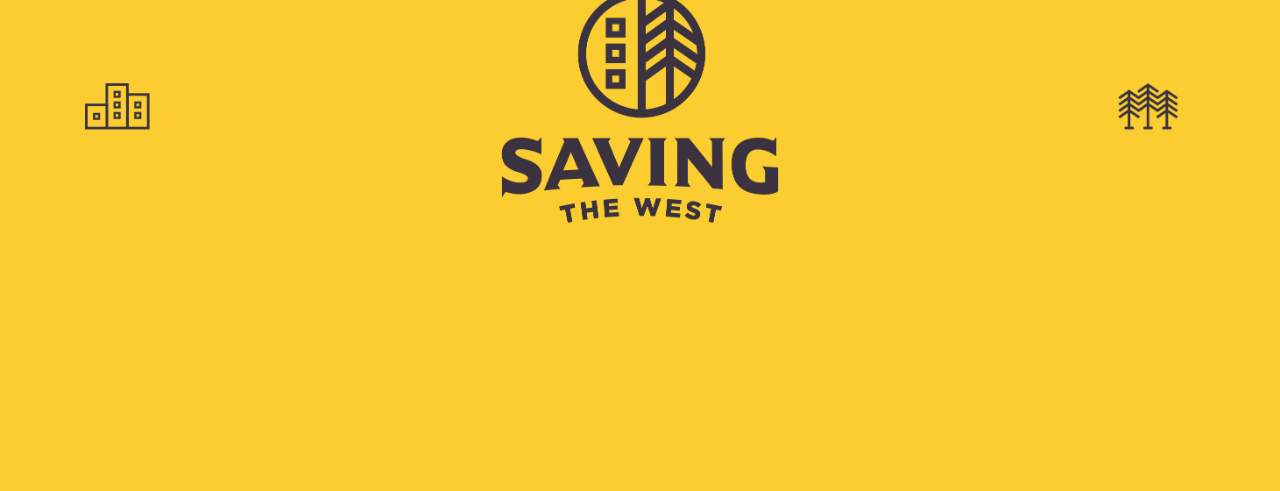
<file: logos.html>
<!DOCTYPE html PUBLIC "-//W3C//DTD XHTML 1.0 Transitional//EN" "http://www.w3.org/TR/xhtml1/DTD/xhtml1-transitional.dtd">
<html xmlns="http://www.w3.org/1999/xhtml">
<head>
<meta http-equiv="Content-Type" content="text/html; charset=UTF-8" />
<title>C.Rowe</title>

<!-- <meta name="description" content="XXXXXXXXXXXXXXXX"> -->
<meta name="viewport" content="width=device-width, initial-scale=1.0">

<link href="https://fonts.googleapis.com/css?family=Work+Sans:100,200,300,400,500,600,700,800,900" rel="stylesheet">
<link href="https://fonts.googleapis.com/css?family=Lato:100,300,400,700,900" rel="stylesheet">
<link href="https://fonts.googleapis.com/css?family=Overpass:100,200,300,400,600,700,800,900" rel="stylesheet">
<link href="style.css" rel="stylesheet" type="text/css" />
<link rel="icon" href="images/emoji.gif" type="image/gif" >

<script>
  (function(i,s,o,g,r,a,m){i['GoogleAnalyticsObject']=r;i[r]=i[r]||function(){
  (i[r].q=i[r].q||[]).push(arguments)},i[r].l=1*new Date();a=s.createElement(o),
  m=s.getElementsByTagName(o)[0];a.async=1;a.src=g;m.parentNode.insertBefore(a,m)
  })(window,document,'script','https://www.google-analytics.com/analytics.js','ga');

  ga('create', 'UA-104085109-1', 'auto');
  ga('send', 'pageview');

</script>
</head>

<body>
    <div class="intro">
        <div class="fifty fadeload">
        <h1>A collection of logos and marks.</h1>
        <h2>From the past few years.</h2>
        </div>  
        <div class="ten right fadeload two"><br /><br /><img src="images/down.png"></div>
    </div>
            <img src="images/01-undefeatedamerica2.jpg">
            <img src="images/02-seam.jpg">
            <img src="images/03-resist-final.jpg">
            <img src="images/04-resist-brush.jpg">
            <img src="images/05-sequence.jpg">
            <img src="images/06-artist.jpg">
            <img src="images/07-icreon2.jpg">            
            <img src="images/08-mcf.jpg">
            <img src="images/09-twa2.jpg">
            <img src="images/10-hilton.jpg">
            <img src="images/11-bcm.jpg">
            <img src="images/12-silvershore.jpg">
            <img src="images/13-geometry.jpg">            
            <img src="images/14-noblesouth.jpg">
            <img src="images/15-stw.jpg">
</body>
</html>
</file>
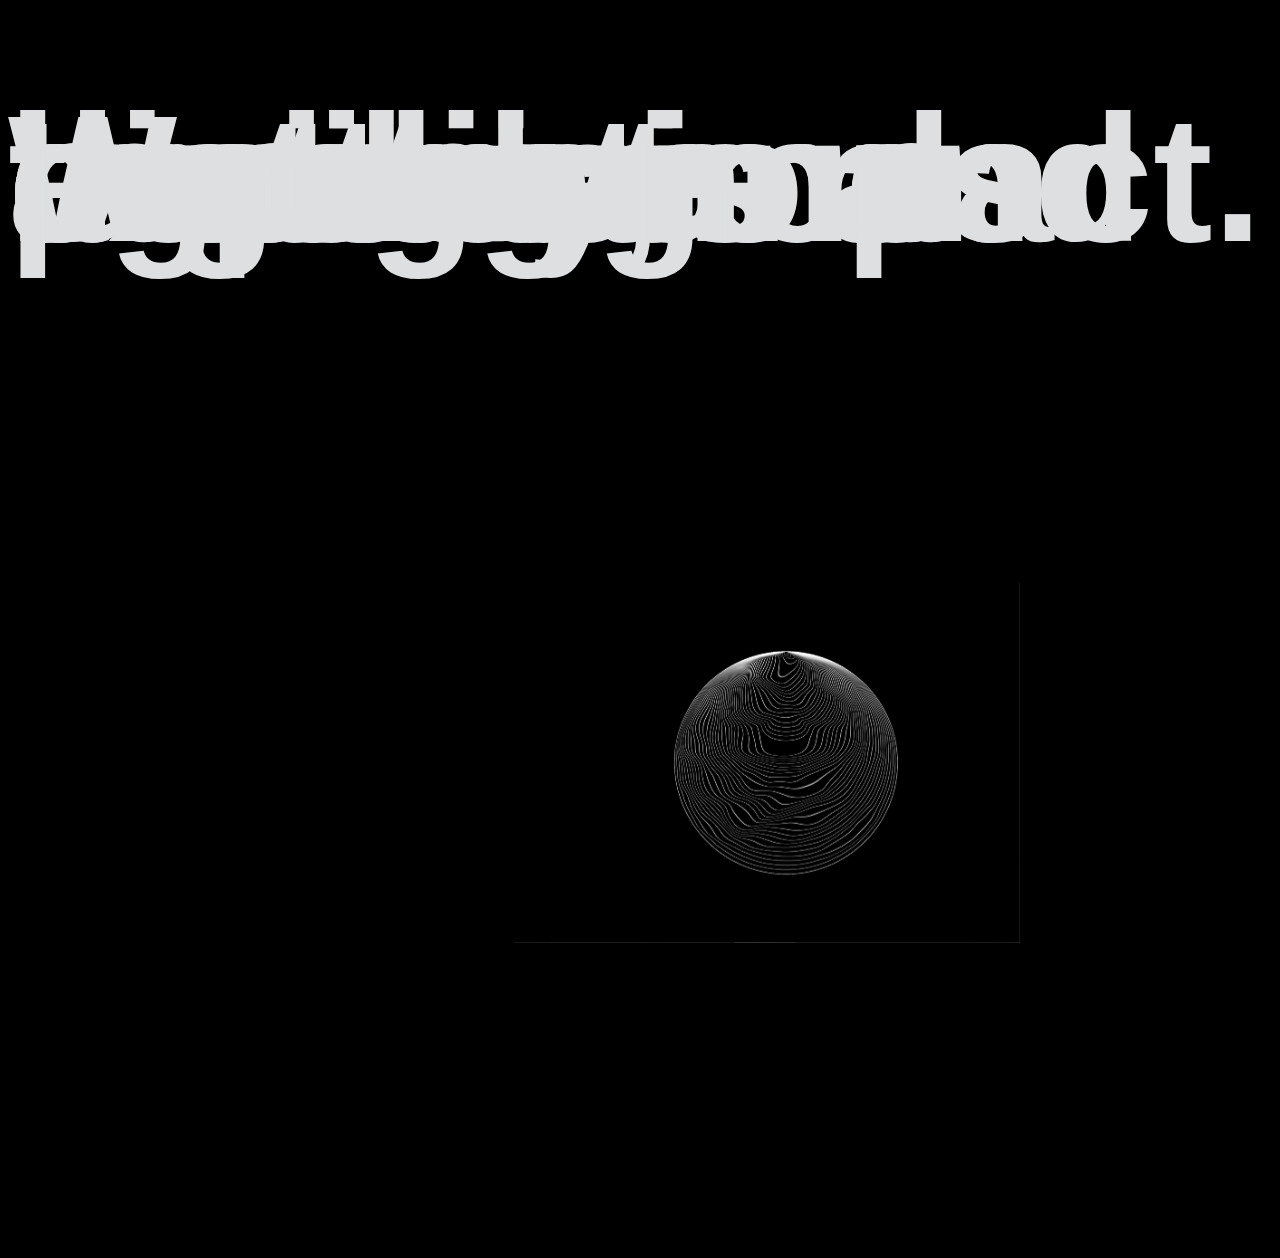
<file: crowe-mouse-test/imageswapmousetest.html>
<!DOCTYPE html>
<html lang="en" class="no-js">
	<head>
		<meta charset="UTF-8" />
		<meta name="viewport" content="width=device-width, initial-scale=1">
		<title></title>
		<link rel="stylesheet" type="text/css" href="css/base.css" />
		<script>document.documentElement.className="js";var supportsCssVars=function(){var e,t=document.createElement("style");return t.innerHTML="root: { --tmp-var: bold; }",document.head.appendChild(t),e=!!(window.CSS&&window.CSS.supports&&window.CSS.supports("font-weight","var(--tmp-var)")),t.parentNode.removeChild(t),e};supportsCssVars()||alert("Please view this demo in a modern browser that supports CSS Variables.");</script></head>
	<body class="demo-6 loading">
		<main>
            <div class="text">
                <h3 class="content__title">We are a design and innovation agency, creating digital products and experiences that have a lasting impact.</h3>
            </div>
			<div class="content">
				<div class="content__img content__img--full" style="background-image:url(img/full2.jpg);"></div>
				<div class="content__img content__img--full" style="background-image:url(img/full3.jpg);"></div>
				<div class="content__img content__img--full" style="background-image:url(img/full4.jpg);"></div>
				<div class="content__img content__img--full" style="background-image:url(img/full5.jpg);"></div>
				<div class="content__img content__img--full" style="background-image:url(img/full6.jpg);"></div>
				<div class="content__img content__img--full" style="background-image:url(img/full7.jpg);"></div>
				<div class="content__img content__img--full" style="background-image:url(img/full8.jpg);"></div>
				<div class="content__img content__img--full" style="background-image:url(img/full9.jpg);"></div>
			</div><!--/content-->
		</main>
		<script src="js/imagesloaded.pkgd.min.js"></script>
		<script src="js/TweenMax.min.js"></script>
		<script src="js/demo6.js"></script></body>
</html>
</file>
<file: crowe-mouse-test/css/base.css>
html, body {
	height: 100%;
}

body {
	--color-text: #262523;
    --color-bg: #efece5;
    --color-link: #eca324;
    --color-link-hover: #262523;
    --color-title: #ffffff;
    --img-maxwidth: 250px;
    --blendmode-title: difference;
    --filter-img: none;
	color: var(--color-text);
	background-color: var(--color-bg);
	font-family: quiroh, sans-serif;
	-webkit-font-smoothing: antialiased;
	-moz-osx-font-smoothing: grayscale;
}

.demo-6 {
	--color-text: #fff;
    --color-bg: #000;
    --color-link: #f0f0f0;
    --color-link-hover: #fff;
    --color-title: #fff;
    --img-maxwidth: none;
    --blendmode-title: overlay;
}

/* Page Loader */
.js .loading::before {
	content: '';
	position: fixed;
	z-index: 100000;
	top: 0;
	left: 0;
	width: 100%;
	height: 100%;
	background: var(--color-bg);
}

.js .loading::after {
	content: '';
	position: fixed;
	z-index: 100000;
	top: 50%;
	left: 50%;
	width: 60px;
	height: 60px;
	margin: -30px 0 0 -30px;
	pointer-events: none;
	border-radius: 50%;
	opacity: 0.4;
	background: var(--color-link);
	animation: loaderAnim 0.7s linear infinite alternate forwards;
}

@keyframes loaderAnim {
	to {
		opacity: 1;
		transform: scale3d(0.5,0.5,1);
	}
}

a {
	text-decoration: none;
	color: var(--color-link);
	
}

a:hover,
a:focus {
	color: var(--color-link-hover);
	outline: 0;
}


.content {
	height: 300px;
	position: relative;
	display: flex;
	justify-content: center;
	align-items: center;
	isolation: isolate;
}

.content__title {
	font-family: gopherdisplay-black, sans-serif;
	font-weight: 700;
	position: relative;
	z-index: 10000;
	font-size: 14vw;
    line-height: 0vw;
    text-align: left;
    color: #DDDFE0;
	pointer-events: none;
}

.content__img {
	max-width: var(--img-maxwidth);
	position: absolute;
	top: 25%;
	left: 40%;
	opacity: 0;
	will-change: transform;
	filter: var(--filter-img);
}

.content__img--full {
	width: 40%;
	height: 40%;
	background-size: cover;
}

@media screen and (min-width: 53em) {
	:root {
		font-size: 18px;
	}
	body {
		overflow: hidden;
	}
    
	.content {
		height: 100vh;
		overflow: hidden;
	}
}
</file>
<file: CRowe-WebTest/css/base.css>
html, body {
	height: 100%;
}

body {
	--color-text: #262523;
    --color-bg: #000000;
    --color-link: #fff;
    --color-link-hover: #F73D00;
    --color-title: #ffffff;
    --img-maxwidth: 250px;
    --blendmode-title: difference;
    --filter-img: none;
	color: var(--color-text);
	background-color: var(--color-bg);
	font-family: quiroh, sans-serif;
	-webkit-font-smoothing: antialiased;
	-moz-osx-font-smoothing: grayscale;
}

/* Page Loader */
.js .loading::before {
	content: '';
	position: fixed;
	z-index: 100000;
	top: 0;
	left: 0;
	width: 100%;
	height: 100%;
	background: var(--color-bg);
}

.js .loading::after {
	content: '';
	position: fixed;
	z-index: 100000;
	top: 50%;
	left: 50%;
	width: 60px;
	height: 60px;
	margin: -30px 0 0 -30px;
	pointer-events: none;
	border-radius: 50%;
	opacity: 0.4;
	background: var(--color-link);
	animation: loaderAnim 0.7s linear infinite alternate forwards;
}

@keyframes loaderAnim {
	to {
		opacity: 1;
		transform: scale3d(0.5,0.5,1);
	}
}

a {
	text-decoration: none;
	color: var(--color-link);
	
}

a:hover,
a:focus {
	color: var(--color-link-hover);
	outline: 0;
}

.middle {
    position: relative;
    align-content: center;
    top: 30%;
}

.right {
    position: absolute;
    max-width: 100px;
    justify-content: center;
	align-items: center;
	isolation: isolate;
    top: 20px;
    right: 30px;
    z-index: 10000;
}

.left {
    position: absolute;
    max-width: 100px;
    justify-content: center;
	align-items: center;
	isolation: isolate;
    top: 20px;
    left: 30px;
}

.links {
	font-family: gopherdisplay-regular, sans-serif;
	font-weight: 300;
	position: relative;
	z-index: 10000;
	font-size: 1.2vw;
    line-height: 10px;
    text-align: center;
    color: #fff;
    pointer-events: auto;
}

.content {
	position: absolute;
    width: 100%;
    height: 100%;
	justify-content: center;
	align-items: center;
}

.content__title {
	font-family: gopherdisplay-black, sans-serif;
	font-weight: 700;
	position: relative;
	z-index: 10000;
	font-size: 14vw;
    line-height: 0vw;
    text-align: center;
    color: #DDDFE0;
	pointer-events: none;
    mix-blend-mode: color-dodge;
}

.content__title__small {
	font-family: gopherdisplay-regular, sans-serif;
	font-weight: 300;
	position: relative;
    margin-bottom: -20px;
	z-index: 10000;
	font-size: 1.4vw;
    line-height: 0;
    text-align: center;
    color: #DDDFE0;
	pointer-events: none;
}

.content__title__medium {
	font-family: gopherdisplay-regular, sans-serif;
	font-weight: 100;
	position: relative;
	z-index: 10000;
	font-size: 3vw;
    line-height: 3vw;
    text-align: center;
    color: #DDDFE0;
	pointer-events: none;
}

strong { 
  font-weight: 900;
}

.content__img {
	max-width: var(--img-maxwidth);
	position: absolute;
	top: 0;
	left: 0;
	opacity: 0;
	will-change: transform;
	filter: var(--filter-img);
}

.content__img--full {
	width: 100%;
	height: 100%;
	background-size: cover;
}

@media screen and (min-width: 53em) {
	:root {
		font-size: 18px;
	}
	body {
		overflow: hidden;
	}
	.message {
		display: none;
	}
	.content {
		height: 100vh;
		overflow: hidden;
	}
}
</file>
<file: CODE/particles-HCA/demo/css/style.css>
/* =============================================================================
   HTML5 CSS Reset Minified
   ========================================================================== */

html,body,div,span,object,iframe,h1,h2,h3,h4,h5,h6,p,blockquote,pre,abbr,address,cite,code,del,dfn,em,img,ins,kbd,q,samp,small,strong,sub,sup,var,b,i,dl,dt,dd,ol,ul,li,fieldset,form,label,legend,table,caption,tbody,tfoot,thead,tr,th,td,article,aside,canvas,details,figcaption,figure,footer,header,hgroup,menu,nav,section,summary,time,mark,audio,video{margin:0;padding:0;border:0;outline:0;font-size:100%;vertical-align:baseline;background:transparent}
body{line-height:1}
article,aside,details,figcaption,figure,footer,header,hgroup,menu,nav,section{display:block}
nav ul{list-style:none}
blockquote,q{quotes:none}
blockquote:before,blockquote:after,q:before,q:after{content:none}
a{margin:0;padding:0;font-size:100%;vertical-align:baseline;background:transparent;text-decoration:none}
mark{background-color:#ff9;color:#000;font-style:italic;font-weight:bold}
del{text-decoration:line-through}
abbr[title],dfn[title]{border-bottom:1px dotted;cursor:help}
table{border-collapse:collapse;border-spacing:0}
hr{display:block;height:1px;border:0;border-top:1px solid #ccc;margin:1em 0;padding:0}
input,select{vertical-align:middle}
li{list-style:none}


/* =============================================================================
   My CSS
   ========================================================================== */

/* ---- base ---- */

html,body{ 
	width:375px;
	height:812px;
	background:#fff;
}

html{
  -webkit-tap-highlight-color: rgba(0, 0, 0, 0);
}

body{
  font:normal 75% Arial, Helvetica, sans-serif;
}

canvas{
  display:block;
  vertical-align:bottom;
}

.content{
  position: absolute;
  z-index: 9999;
  padding: 50px 0 0 0px;
}

/* ---- stats.js ---- */

.count-particles{
  background: #80D6D3;
  position: absolute;
  top: 48px;
  left: 0;
  width: 80px;
  color: #13E8E9;
  font-size: .8em;
  text-align: left;
  text-indent: 4px;
  line-height: 14px;
  padding-bottom: 2px;
  font-family: Helvetica, Arial, sans-serif;
  font-weight: bold;
  display: none;
}

.js-count-particles{
  font-size: 1.1em;
}

#stats,
.count-particles{
  -webkit-user-select: none;
  margin-top: 5px;
  margin-left: 5px;
}

#stats{
  border-radius: 3px 3px 0 0;
  overflow: hidden;
}

.count-particles{
  border-radius: 0 0 3px 3px;
}


/* ---- particles.js container ---- */

#particles-js{
  width: 100%;
  height: 100%;
  background-color: #80D6D3;
  background-image: url('');
  background-size: cover;
  background-position: 50% 50%;
  background-repeat: no-repeat;
}
</file>
<file: style.css>
/* RESET
------------------------------------------------------------------------------------------------ */

* { -webkit-box-sizing: border-box; -moz-box-sizing: border-box; box-sizing: border-box; }
*:before, *:after { -webkit-box-sizing: inherit; -moz-box-sizing: inherit; box-sizing: inherit; }

html, body, div, span, object, iframe, h1, h2, h3, h4, h5, h6, p, blockquote, pre, abbr, address, cite, code, del, dfn, em, img, ins, kbd, q, samp, small, strong, sub, sup, var, b, i, dl, dt, dd, ol, ul, li, form, fieldset, label, legend, table, caption, tbody, tfoot, thead, tr, th, td, article, aside, canvas, details, figcaption, figure, footer, header, main, menu, nav, section, summary, time, mark, audio, video { background: transparent; font-size: 100%; vertical-align: baseline; border: 0; outline: 0; margin: 0; padding: 0; }

html { background: #F3F3F3; background-image: url('images/'); background-position: center top; background-size: 100% auto; background-repeat: no-repeat; font-family: 'Work Sans', Arial, Helvetica, sans-serif; -webkit-text-size-adjust: 100%; -ms-text-size-adjust: 100%; -webkit-font-smoothing: antialiased; -moz-osx-font-smoothing: grayscale; height: 100%; overflow-y: scroll; -webkit-overflow-scrolling: touch; }
body { max-width: 100%; margin: 0 auto; padding: 0; }

article, aside, figure, figcaption, footer, header, main, nav, section { display: block; }
h1, h2, h3, h4, p, ul, ol, dl, pre, address, table, form, hr, figure, audio, video { margin-bottom: 1.5em; }

/* FADE-IN */  
@keyframes fadein { from {opacity:0;} to {opacity:1;}}
@-moz-keyframes fadein { /* Firefox */ from {opacity:0;} to {opacity:1;}}
@-webkit-keyframes fadein { /* Safari and Chrome */ from {opacity:0;} to {opacity:1;}}
@-o-keyframes fadein { /* Opera */ from {opacity:0;} to {opacity: 1;}}


.fadeload {
    opacity:0;
    opacity: 1 \9; /*just in case ie*/
	-webkit-animation: fadein .5s ease forwards; 
	-webkit-animation-name: fadein .5s ease forwards; 
	-webkit-animation-duration: .5s ease forwards; 
    -webkit-animation-delay: 500ms;
    -moz-animation-delay:500ms;
    animation-delay: 500ms;
}

.fadeload.two {
    -webkit-animation-delay: 1s;
    -moz-animation-delay: 1s;
    animation-delay: 1s;
}

.fadeload.three {
    -webkit-animation-delay: 1.5s;
    -moz-animation-delay: 1.5s;
    animation-delay: 1.5s;
}

.fadeload.four {
    -webkit-animation-delay: 2s;
    -moz-animation-delay: 2s;
    animation-delay: 2s;
}

.fadeload.five {
    -webkit-animation-delay: 2.25s;
    -moz-animation-delay: 2.25s;
    animation-delay: 2.25s;
}

.rotate {
    -webkit-transform: rotate(90deg);
    -moz-transform: rotate(90deg);
    -o-transform: rotate(90deg);
    -ms-transform: rotate(90deg);
    transform: rotate(90deg);
}    


/* MEDIA
------------------------------------------------------------------------------------------------ */

h1 {
    font-family: 'Overpass', sans-serif;
    font-size: 3.5em;
    line-height: 1.2em;
    font-weight: 900;
    margin: 0 0 0px 0;
}

h2 {
    font-family: 'Overpass', sans-serif;
    font-weight: 700;
    font-size: 1.3em;
    line-height: 1.3em;
    margin: 0 0 0px 0;
}

h3 {
    font-family: 'Overpass', sans-serif;
    font-weight: 700;
    font-size: 1.5em;
    line-height: 1.3em;
    margin: 0 0 20px 0;
}

h4 {
    font-family: 'Overpass', sans-serif;
    font-size: 3.5em;
    line-height: 1.2em;
    font-weight: 900;
    margin: -20px 0 100px 0;
}

p {
    font-family: 'Overpass', sans-serif;
    font-weight: 500;
    font-size: .85em;
    line-height: 1.6em;
    margin: 0px 0 0px 0;
    color: #727272;
}

@keyframes spin {
    0% { transform: rotate(0deg); }
    0% { transform: rotate(360deg); }
}

    
.nav {
    position: fixed;
    z-index: 9999;
    font-family: 'Overpass', sans-serif;
    font-weight: 700;
    font-size: .85em;
    vertical-align: middle;
    color: #a2a2a2;
    top: 0px;
    width: 100%;
    height: 70px;
    padding: 25px 0 0 0;
    background-color: #000000;
    text-transform: uppercase;
}

.nav a {
    color: #a2a2a2;
    -o-transition:color .1s ease-in;
    -ms-transition:color .1s ease-in;
    -moz-transition:color .1s ease-in;
    -webkit-transition:color .1s ease-in;
    /* ...and now override with proper CSS property */
    transition:color .1s ease-in;
}

.nav a:hover {
    text-decoration: none;
    text-decoration-color: #0045ff;
    text-decoration-style: double;
    color: #ffffff;
}


a {
    margin: 0;
    color: #ffffff;
    text-decoration: none;
    -o-transition:color .5s ease-in;
    -ms-transition:color .5s ease-in;
    -moz-transition:color .5s ease-in;
    -webkit-transition:color .5s ease-in;
    /* ...and now override with proper CSS property */
    transition:color .5s ease-in;
}

a:hover {
    text-decoration: line-through;
    text-decoration-color: #0045ff;
    text-decoration-style: wavy;
    color: #4c4c4e;
}

img, object, embed { display: block; vertical-align: middle; max-width: 100%; width: auto; width: auto\9; /* IE Fix */ height: auto; border: 0; }


.content {
    position: relative;
    width: 78%;
    padding: 0px 0 0 0;
    margin: 0 auto;
    border-left: 0px #333333 solid;
    color: #000;
    text-align:left;
}

.left {
    float: left;
    clear: both;
}

.right {
    float: right;
}

.ten {
    display: inline-block;
    width: 10%;
}

.twenty {
    display: inline-block;
    width: 20%;
}

.thirty {
    display: inline-block;
    width: 32%;
}

.forty {
    display: inline-block;
    width: 40%;
}

.fifty {
    display: inline-block;
    width: 50%;
}

.sixty {
    display: inline-block;
    width: 60%;
}

.seventy {
    display: inline-block;
    width: 68%;
    margin: 0 0 40px 0; 
}

.eighty {
    display: inline-block;
    width: 80%;
}

.line {
    display: inline-block;
    width: 100%;
    border-bottom: 1px solid #bcbcbc;
    margin: 70px 0 120px 0;
}

.header {
    display: inline-block;
    width: 100%;
    padding: 140px 0 140px 0;
    margin: 0 0 70px 0;
    background-color: #ED1C24;
    color: #fff;
    box-shadow: 0 20px 20px 0 rgba(0,0,0,0.08);
}

.full {
    display: inline-block;
    width: 100%;
    padding: 100px 0 100px 0;
    margin: 0 0 70px 0;
    background-color: #d8d8d8;
    color: #fff;
}


#container {
    height: 694px;
    width: 370px;
    background-color: #F3F3F3;
    overflow: hidden;
    position: relative;
    float: right;
}

video {
    padding: 0;
    margin: 0;
    width: 380px;    
    left: -2px;
    position: absolute;
}


@media only screen and (max-width: 500px) {
    
h1 {
    font-family: 'Overpass', sans-serif;
    font-size: 2.5em;
    line-height: 1.2em;
    margin-left: -3px;
    font-weight: 900;
}
    
.svg {
    opacity: .2;
    display: block;
    width: 33%;
    height: 80px;
    padding: 0 4% 0 4%;
    text-align: center;
    margin: 0 auto;
    display: flex;
    align-items: center;
}

}
</file>
